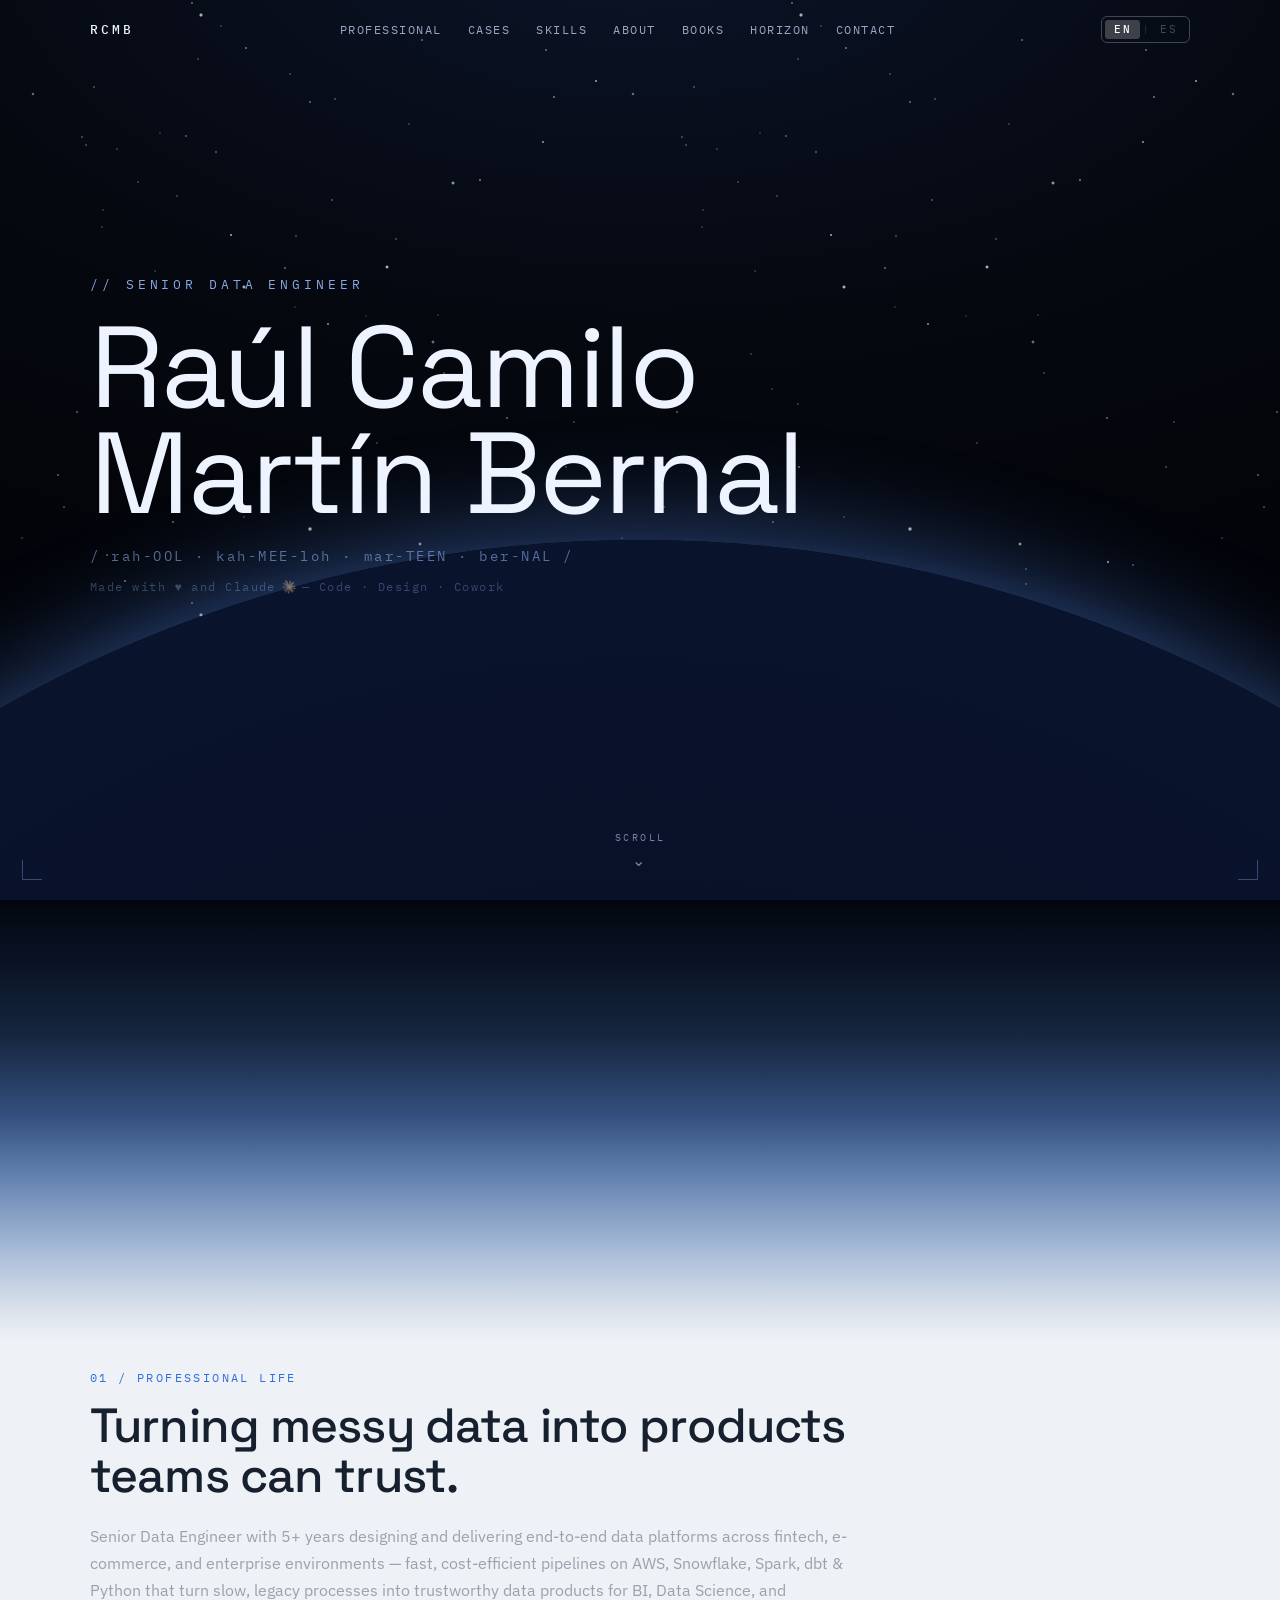
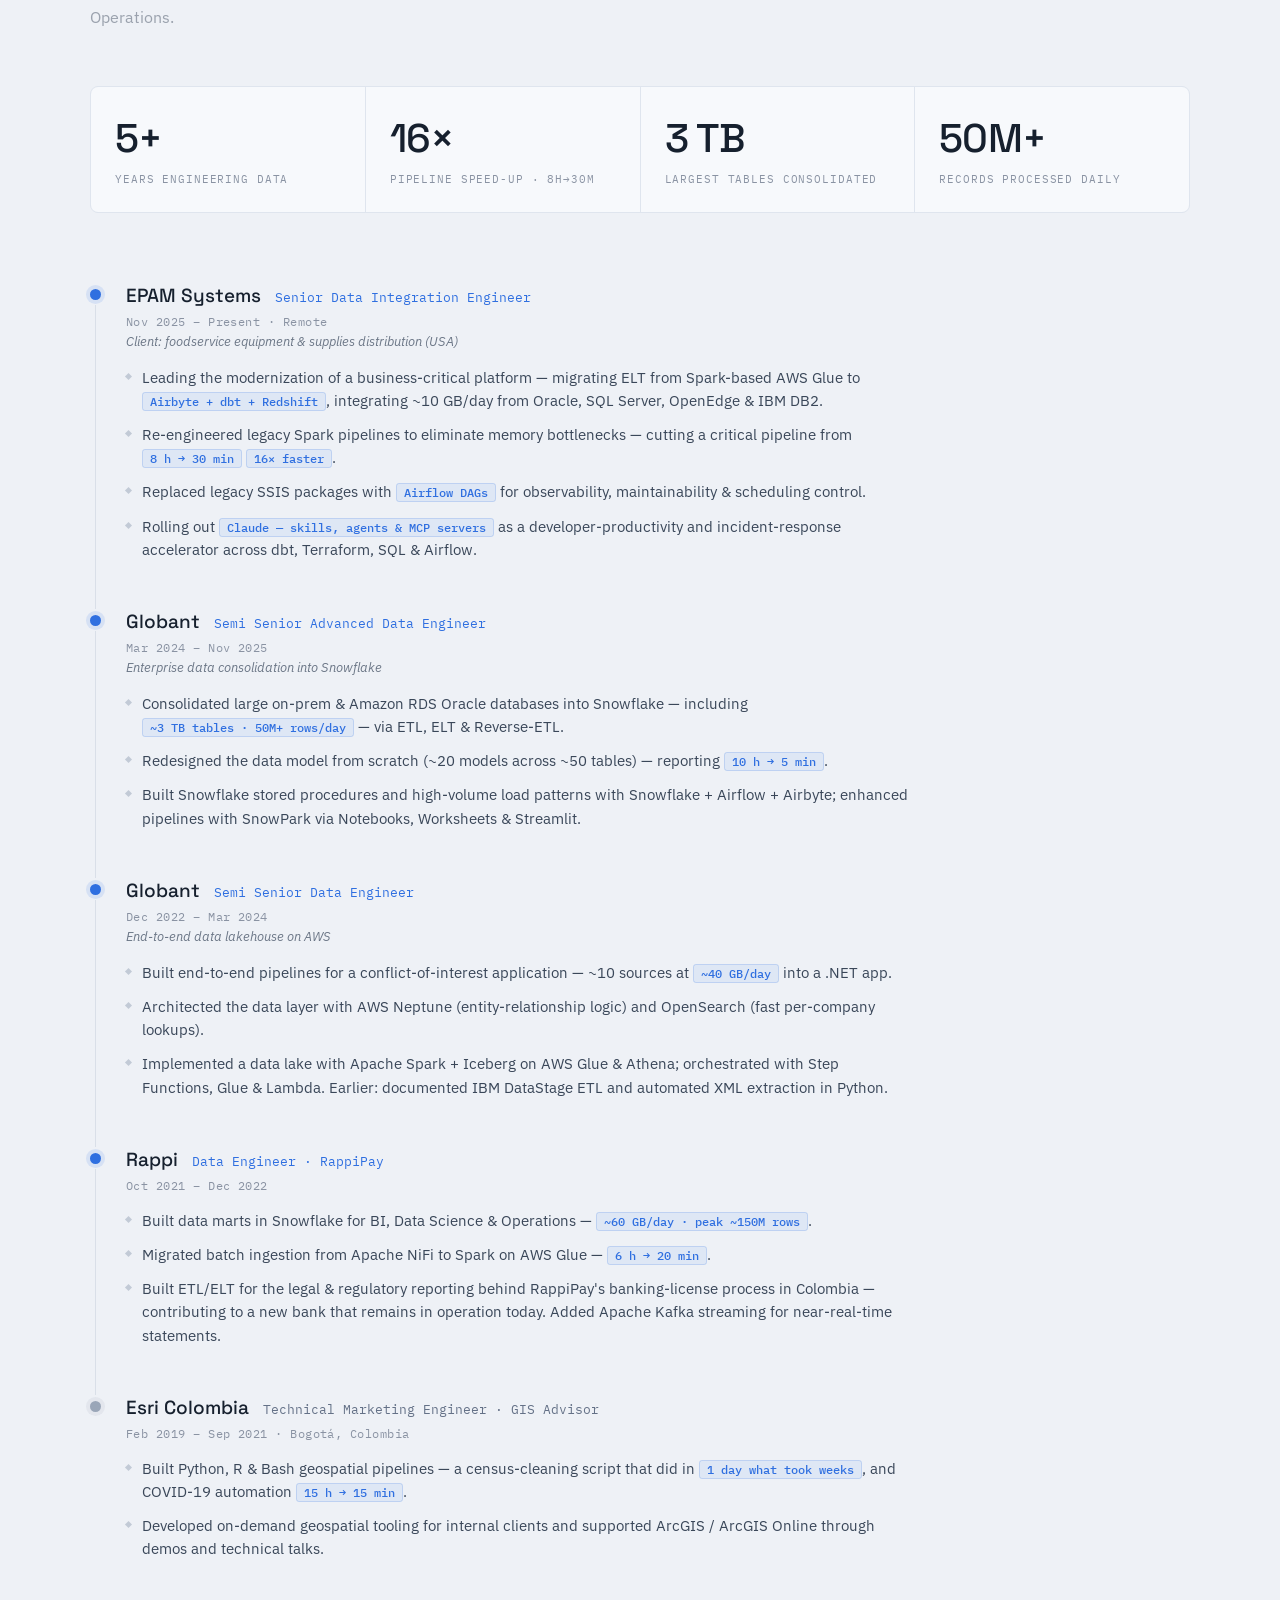
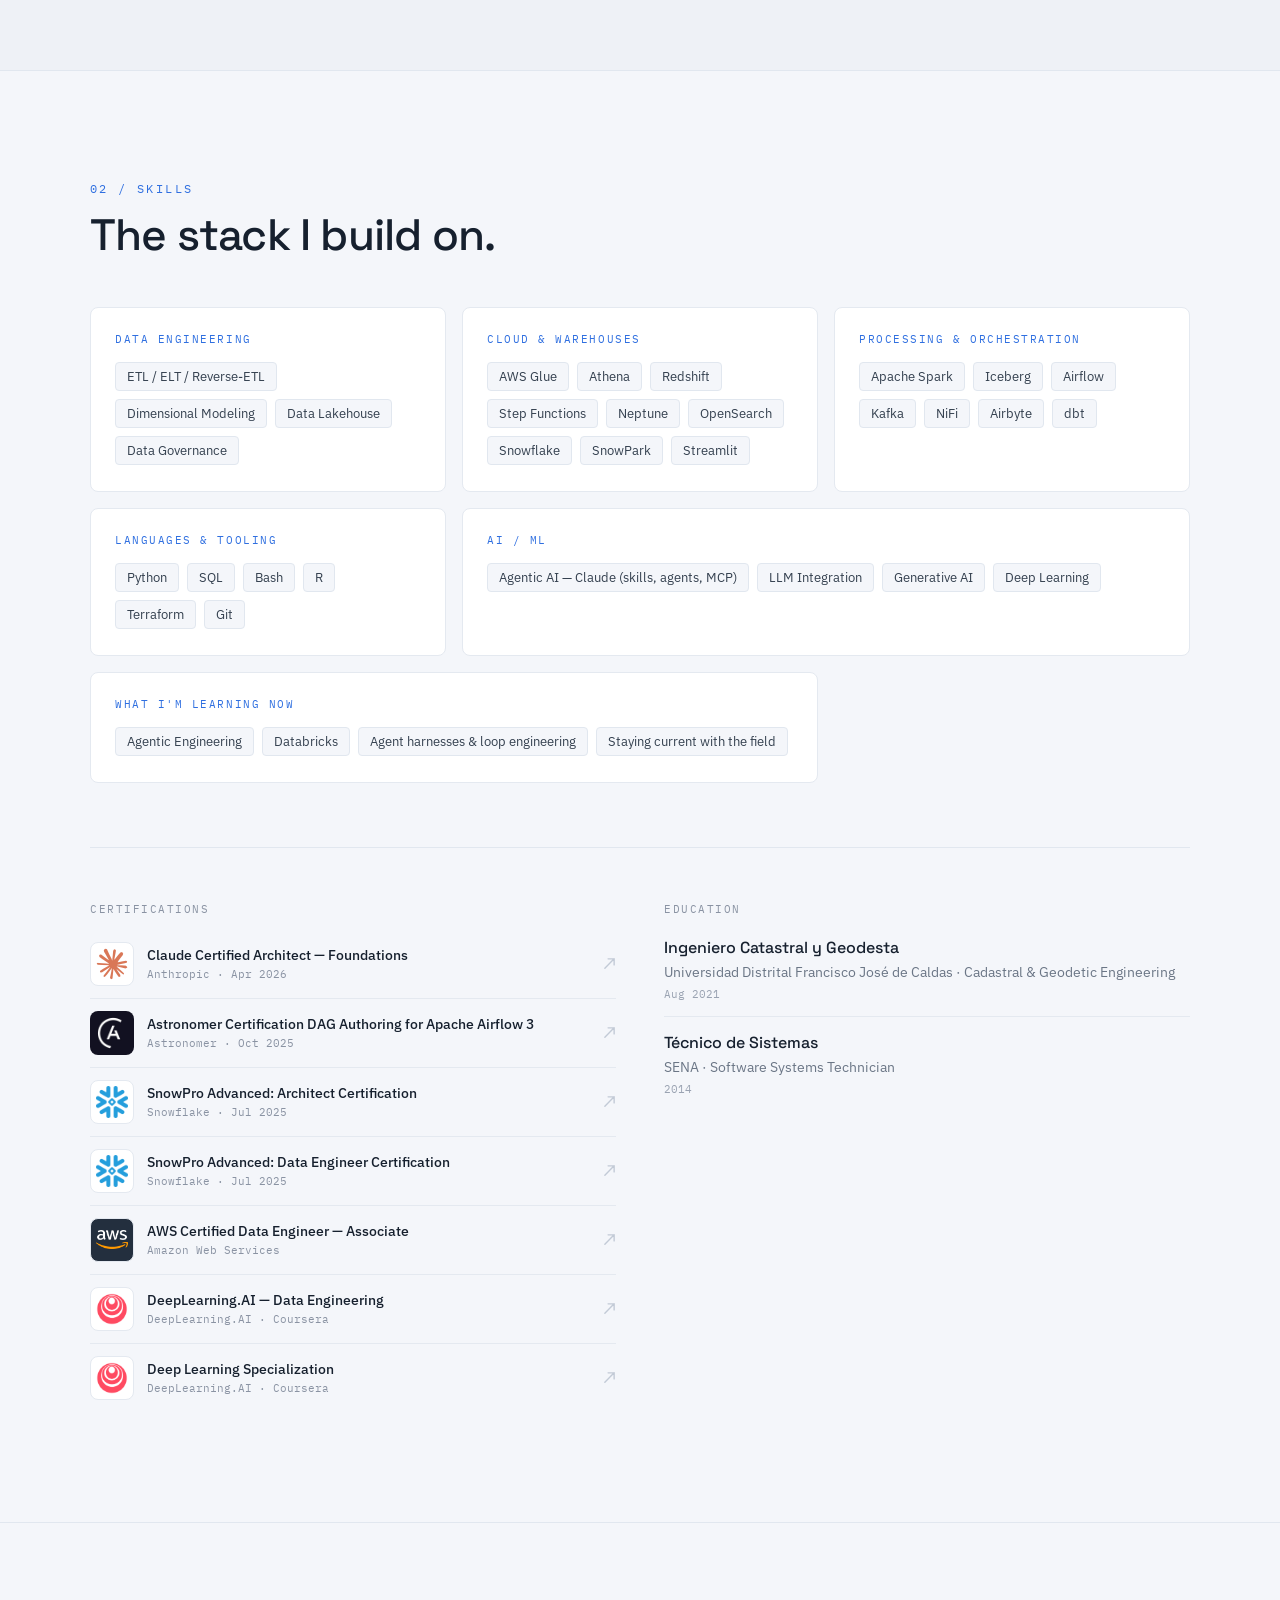
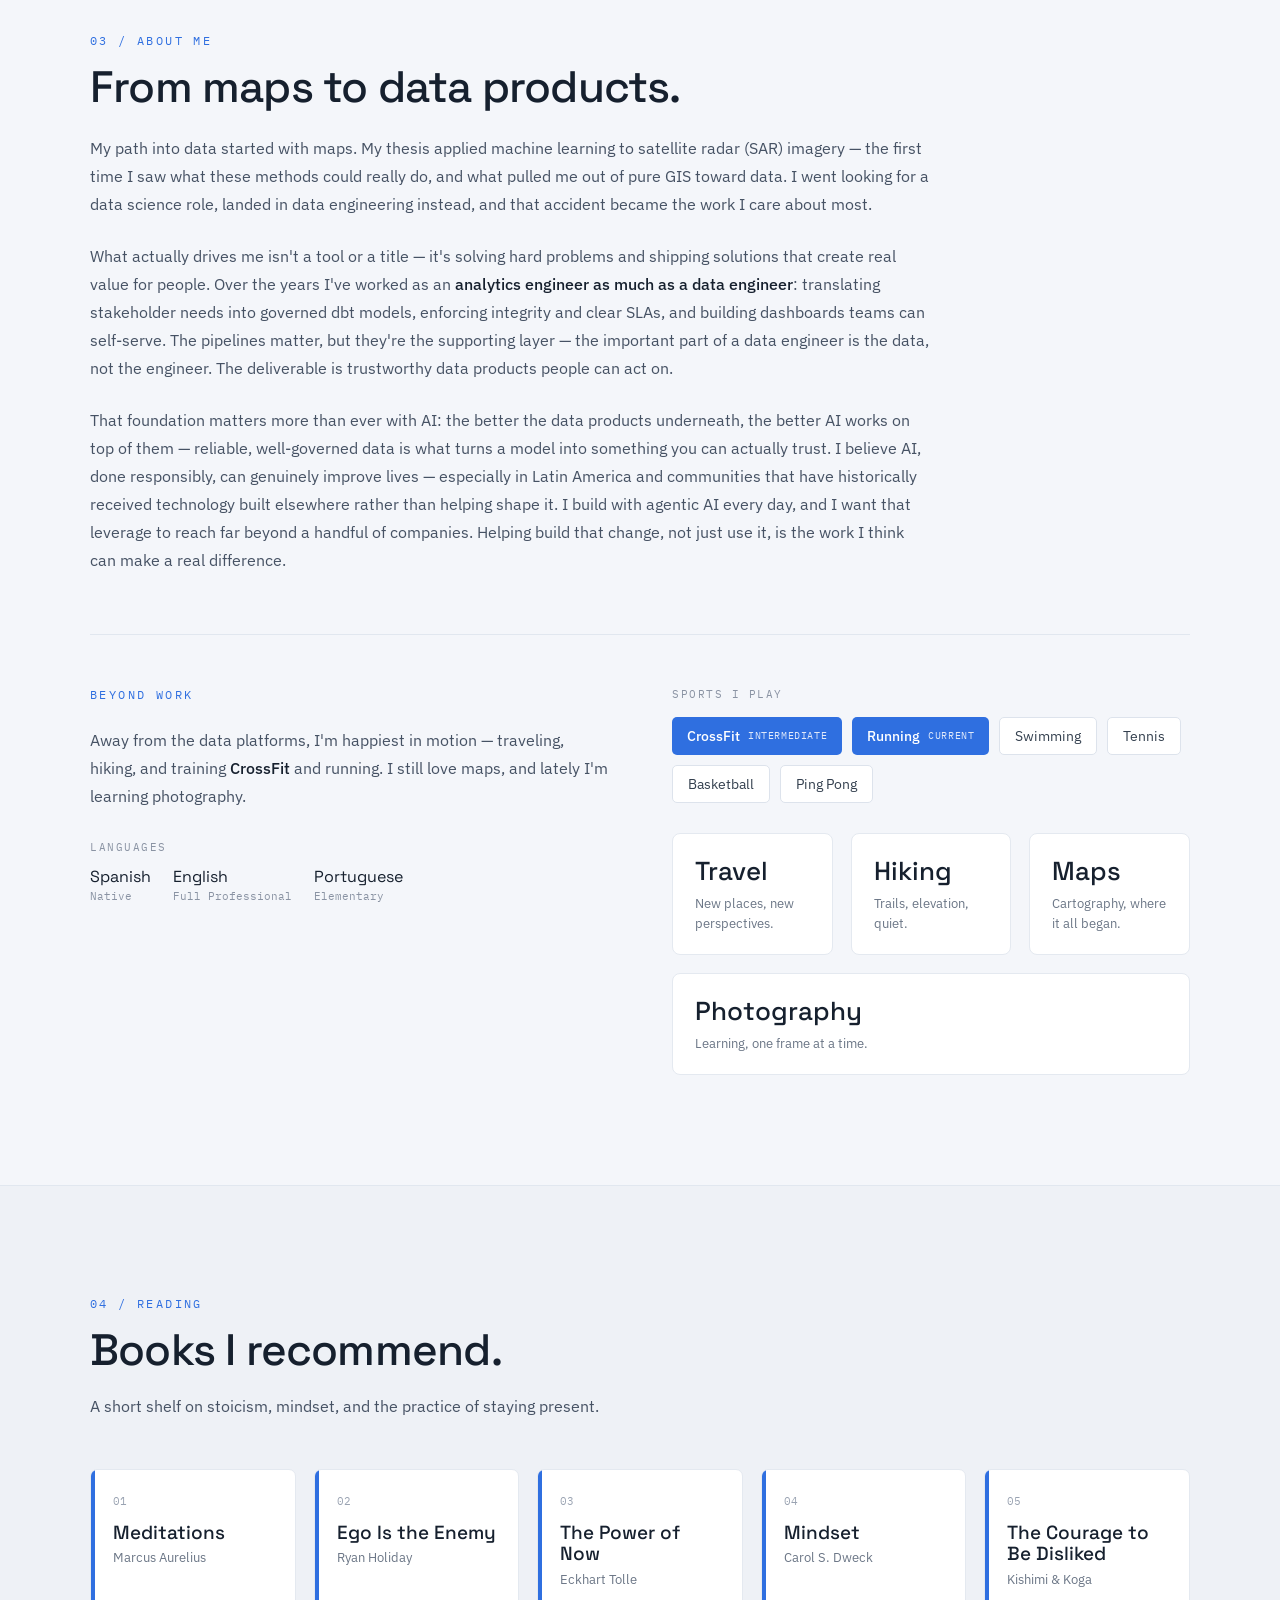
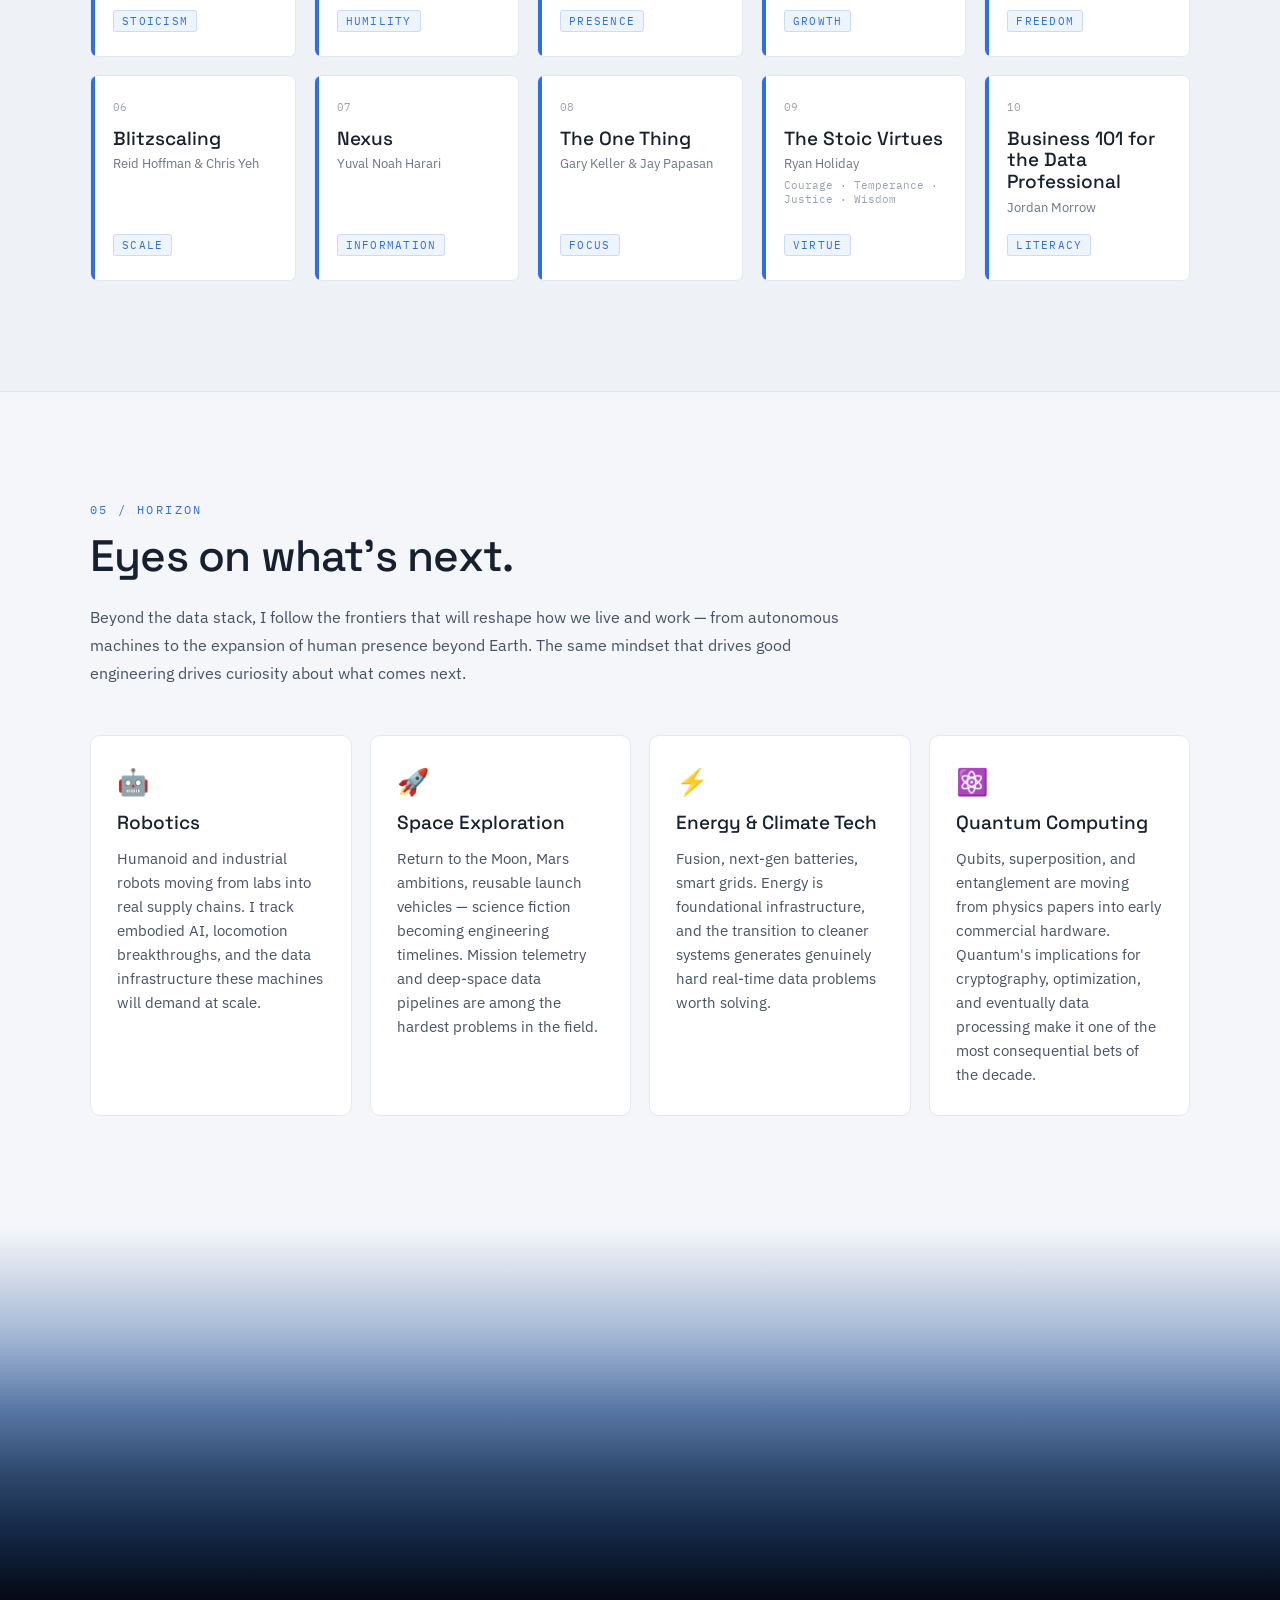
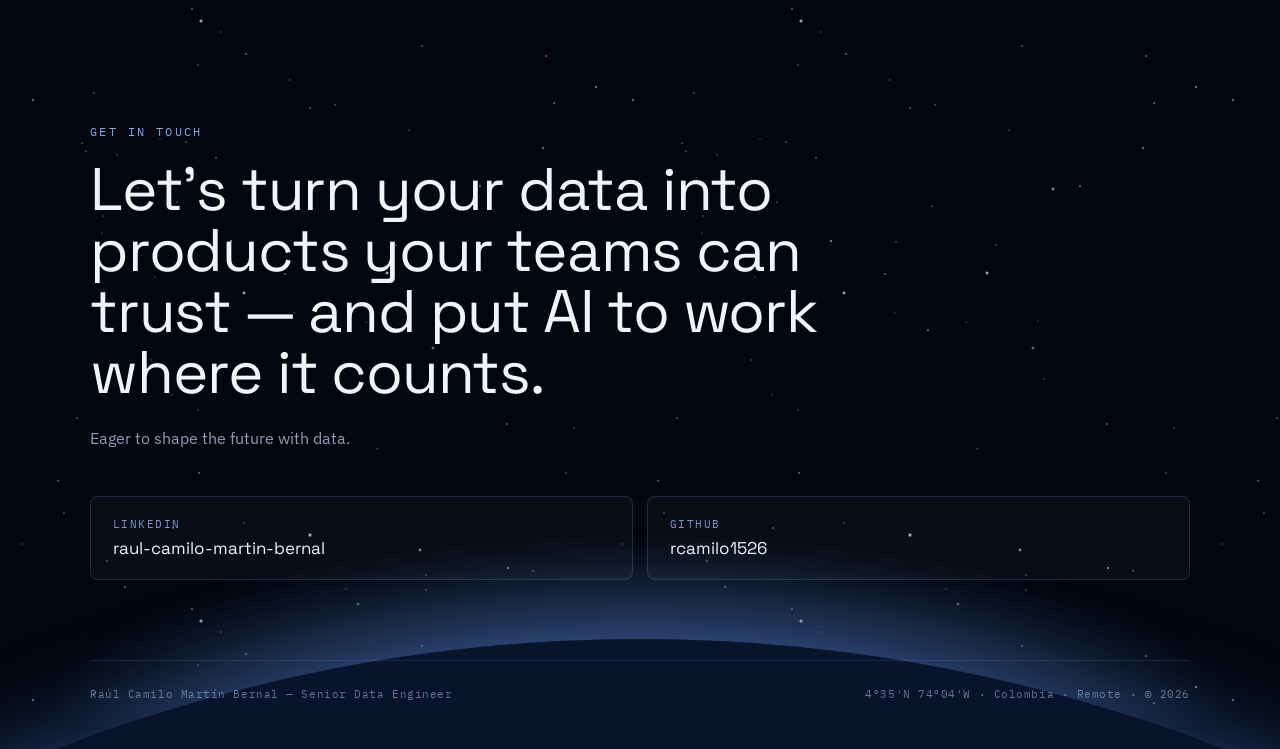
<file: index.html>
<!DOCTYPE html>
<html lang="en">
<head>
<meta charset="utf-8">
<meta name="viewport" content="width=device-width, initial-scale=1">
<title>Camilo Martin — Data</title>
<meta name="description" content="Raúl Camilo Martín Bernal (Camilo Martin) — Senior Data Engineer building data platforms on AWS, Snowflake, Spark, dbt & Python. SnowPro Advanced & AWS certified. Colombia · Remote.">
<meta name="author" content="Raúl Camilo Martín Bernal">
<meta name="theme-color" content="#03060f">
<link rel="canonical" href="https://www.camilomartin.com/">

<!-- Open Graph -->
<meta property="og:type" content="website">
<meta property="og:url" content="https://www.camilomartin.com/">
<meta property="og:title" content="Raúl Camilo Martín Bernal — Senior Data Engineer">
<meta property="og:description" content="Senior Data Engineer building data platforms on AWS, Snowflake, Spark, dbt & Python. SnowPro Advanced & AWS certified. Colombia · Remote.">
<meta property="og:image" content="https://www.camilomartin.com/images/icon_full_size.png">
<meta property="og:site_name" content="camilomartin.com">
<meta property="og:locale" content="en_US">
<meta property="og:locale:alternate" content="es_CO">

<!-- Twitter -->
<meta name="twitter:card" content="summary">
<meta name="twitter:title" content="Raúl Camilo Martín Bernal — Senior Data Engineer">
<meta name="twitter:description" content="Senior Data Engineer building data platforms on AWS, Snowflake, Spark, dbt & Python. SnowPro Advanced & AWS certified.">
<meta name="twitter:image" content="https://www.camilomartin.com/images/icon_full_size.png">

<link rel="preconnect" href="https://fonts.googleapis.com">
<link rel="preconnect" href="https://fonts.gstatic.com" crossorigin>
<link href="https://fonts.googleapis.com/css2?family=Space+Grotesk:wght@300;400;500;600&family=IBM+Plex+Mono:wght@400;500&family=IBM+Plex+Sans:wght@300;400;500&display=swap" rel="stylesheet">
<link rel="icon" type="image/png" href="images/icon.png">
<link rel="stylesheet" href="css/styles.css">
<script type="application/ld+json">
{
  "@context": "https://schema.org",
  "@type": "Person",
  "name": "Raúl Camilo Martín Bernal",
  "alternateName": "Camilo Martin",
  "jobTitle": "Senior Data Engineer",
  "url": "https://www.camilomartin.com/",
  "image": "https://www.camilomartin.com/images/icon_full_size.png",
  "sameAs": [
    "https://www.linkedin.com/in/raul-camilo-martin-bernal",
    "https://github.com/rcamilo1526"
  ],
  "worksFor": { "@type": "Organization", "name": "EPAM Systems" },
  "alumniOf": { "@type": "CollegeOrUniversity", "name": "Universidad Distrital Francisco José de Caldas" },
  "address": { "@type": "PostalAddress", "addressCountry": "CO" },
  "knowsLanguage": ["es", "en", "pt"],
  "knowsAbout": ["Data Engineering", "AWS", "Snowflake", "Apache Spark", "dbt", "Apache Airflow", "Python", "SQL", "Data Modeling", "Agentic AI"]
}
</script>
</head>
<body>

<header id="nav">
  <div class="nav-inner">
    <a href="#hero" data-nav="1" data-brand="1" class="nav-brand">RCMB</a>
    <button class="hamburger" id="hamburger" aria-label="Menu" aria-expanded="false">
      <span id="hb1"></span><span id="hb2"></span><span id="hb3"></span>
    </button>
    <nav class="nav-links" id="navLinks">
      <a href="#professional" data-nav="1" data-i18n="nav.professional" class="nav-link">Professional</a>
      <a href="cases.html" data-nav="1" data-i18n="nav.cases" class="nav-link">Cases</a>
      <a href="#skills" data-nav="1" data-i18n="nav.skills" class="nav-link">Skills</a>
      <a href="#about" data-nav="1" data-i18n="nav.about" class="nav-link">About</a>
      <a href="#books" data-nav="1" data-i18n="nav.books" class="nav-link">Books</a>
      <a href="#horizon" data-nav="1" data-i18n="nav.horizon" class="nav-link">Horizon</a>
      <a href="#contact" data-nav="1" data-i18n="nav.contact" class="nav-link">Contact</a>
    </nav>
    <div id="langToggle" role="group" aria-label="Language">
      <button id="lt-en" class="lt-active">EN</button>
      <span class="lt-sep">|</span>
      <button id="lt-es" class="lt-inactive">ES</button>
    </div>
  </div>
</header>

<!-- ================= HERO ================= -->
<section id="hero">
  <div id="heroStars" aria-hidden="true"></div>
  <div class="hero-atmosphere" aria-hidden="true"></div>
  <div id="heroEarth" aria-hidden="true"></div>
  <div class="hero-content">
    <div class="hero-spacer"></div>
    <div class="hero-main">
      <div data-i18n="hero.label" class="hero-label">// senior data engineer</div>
      <h1 class="hero-h1">Raúl Camilo<br>Martín Bernal</h1>
      <div class="hero-pronunciation">/ rah-OOL · kah-MEE-loh · mar-TEEN · ber-NAL /</div>
      <div class="hero-made-with">Made with ♥ and Claude<img src="images/anthropic.png" alt="Claude" width="14" height="14"> — Code · Design · Cowork</div>
    </div>
    <div class="hero-scroll">
      <div class="hero-scroll-text">SCROLL<div class="hero-scroll-arrow">⌄</div></div>
    </div>
  </div>
  <div class="hero-corner-bl" aria-hidden="true"></div>
  <div class="hero-corner-br" aria-hidden="true"></div>
</section>

<!-- rise into daylight -->
<div aria-hidden="true" class="day-rise"></div>

<main>

  <!-- ============ PROFESSIONAL ============ -->
  <section id="professional">
    <div data-reveal>
      <div data-i18n="pro.label" class="section-label">01 / Professional life</div>
      <h2 data-i18n="pro.h2" class="pro-h2">Turning messy data into products teams can trust.</h2>
      <p data-i18n="pro.desc" class="pro-desc">Senior Data Engineer with 5+ years designing and delivering end-to-end data platforms across fintech, e-commerce, and enterprise environments — fast, cost-efficient pipelines on AWS, Snowflake, Spark, dbt &amp; Python that turn slow, legacy processes into trustworthy data products for BI, Data Science, and Operations.</p>
    </div>

    <!-- stats -->
    <div data-reveal data-delay="0.08" class="stats-grid">
      <div class="stat-cell">
        <div class="stat-value">5+</div>
        <div data-i18n="stat.years" class="stat-label">Years engineering data</div>
      </div>
      <div class="stat-cell">
        <div class="stat-value">16×</div>
        <div data-i18n="stat.speed" class="stat-label">Pipeline speed-up · 8h→30m</div>
      </div>
      <div class="stat-cell">
        <div class="stat-value">3 TB</div>
        <div data-i18n="stat.tables" class="stat-label">Largest tables consolidated</div>
      </div>
      <div class="stat-cell">
        <div class="stat-value">50M+</div>
        <div data-i18n="stat.records" class="stat-label">Records processed daily</div>
      </div>
    </div>

    <!-- timeline -->
    <div class="timeline-wrap">

      <div data-reveal class="timeline-item">
        <div class="timeline-dot"></div>
        <div class="timeline-line"></div>
        <div class="timeline-header">
          <span class="timeline-company">EPAM Systems</span>
          <span class="timeline-role">Senior Data Integration Engineer</span>
        </div>
        <div data-i18n="epam.date" class="timeline-date">Nov 2025 – Present · Remote</div>
        <div data-i18n="epam.client" class="timeline-client">Client: foodservice equipment &amp; supplies distribution (USA)</div>
        <div class="timeline-bullets">
          <div class="timeline-bullet"><span class="timeline-diamond"></span><p data-i18n-html="epam.b1" class="timeline-p">Leading the modernization of a business-critical platform — migrating ELT from Spark-based AWS Glue to <span style="font-family:'IBM Plex Mono',monospace;font-size:12px;font-weight:500;color:#2f6fe0;background:rgba(47,111,224,.08);border:1px solid rgba(47,111,224,.18);border-radius:3px;padding:1px 7px;white-space:nowrap">Airbyte + dbt + Redshift</span>, integrating ~10 GB/day from Oracle, SQL Server, OpenEdge &amp; IBM DB2.</p></div>
          <div class="timeline-bullet"><span class="timeline-diamond"></span><p data-i18n-html="epam.b2" class="timeline-p">Re-engineered legacy Spark pipelines to eliminate memory bottlenecks — cutting a critical pipeline from <span style="font-family:'IBM Plex Mono',monospace;font-size:12px;font-weight:500;color:#2f6fe0;background:rgba(47,111,224,.08);border:1px solid rgba(47,111,224,.18);border-radius:3px;padding:1px 7px;white-space:nowrap">8 h → 30 min</span> <span style="font-family:'IBM Plex Mono',monospace;font-size:12px;font-weight:500;color:#2f6fe0;background:rgba(47,111,224,.08);border:1px solid rgba(47,111,224,.18);border-radius:3px;padding:1px 7px;white-space:nowrap">16× faster</span>.</p></div>
          <div class="timeline-bullet"><span class="timeline-diamond"></span><p data-i18n-html="epam.b3" class="timeline-p">Replaced legacy SSIS packages with <span style="font-family:'IBM Plex Mono',monospace;font-size:12px;font-weight:500;color:#2f6fe0;background:rgba(47,111,224,.08);border:1px solid rgba(47,111,224,.18);border-radius:3px;padding:1px 7px;white-space:nowrap">Airflow DAGs</span> for observability, maintainability &amp; scheduling control.</p></div>
          <div class="timeline-bullet"><span class="timeline-diamond"></span><p data-i18n-html="epam.b4" class="timeline-p">Rolling out <span style="font-family:'IBM Plex Mono',monospace;font-size:12px;font-weight:500;color:#2f6fe0;background:rgba(47,111,224,.08);border:1px solid rgba(47,111,224,.18);border-radius:3px;padding:1px 7px;white-space:nowrap">Claude — skills, agents &amp; MCP servers</span> as a developer-productivity and incident-response accelerator across dbt, Terraform, SQL &amp; Airflow.</p></div>
        </div>
      </div>

      <div data-reveal class="timeline-item">
        <div class="timeline-dot"></div>
        <div class="timeline-line"></div>
        <div class="timeline-header">
          <span class="timeline-company">Globant</span>
          <span class="timeline-role">Semi Senior Advanced Data Engineer</span>
        </div>
        <div class="timeline-date">Mar 2024 – Nov 2025</div>
        <div data-i18n="glob1.client" class="timeline-client">Enterprise data consolidation into Snowflake</div>
        <div class="timeline-bullets">
          <div class="timeline-bullet"><span class="timeline-diamond"></span><p data-i18n-html="glob1.b1" class="timeline-p">Consolidated large on-prem &amp; Amazon RDS Oracle databases into Snowflake — including <span style="font-family:'IBM Plex Mono',monospace;font-size:12px;font-weight:500;color:#2f6fe0;background:rgba(47,111,224,.08);border:1px solid rgba(47,111,224,.18);border-radius:3px;padding:1px 7px;white-space:nowrap">~3 TB tables · 50M+ rows/day</span> — via ETL, ELT &amp; Reverse-ETL.</p></div>
          <div class="timeline-bullet"><span class="timeline-diamond"></span><p data-i18n-html="glob1.b2" class="timeline-p">Redesigned the data model from scratch (~20 models across ~50 tables) — reporting <span style="font-family:'IBM Plex Mono',monospace;font-size:12px;font-weight:500;color:#2f6fe0;background:rgba(47,111,224,.08);border:1px solid rgba(47,111,224,.18);border-radius:3px;padding:1px 7px;white-space:nowrap">10 h → 5 min</span>.</p></div>
          <div class="timeline-bullet"><span class="timeline-diamond"></span><p data-i18n="glob1.b3" class="timeline-p">Built Snowflake stored procedures and high-volume load patterns with Snowflake + Airflow + Airbyte; enhanced pipelines with SnowPark via Notebooks, Worksheets &amp; Streamlit.</p></div>
        </div>
      </div>

      <div data-reveal class="timeline-item">
        <div class="timeline-dot"></div>
        <div class="timeline-line"></div>
        <div class="timeline-header">
          <span class="timeline-company">Globant</span>
          <span class="timeline-role">Semi Senior Data Engineer</span>
        </div>
        <div class="timeline-date">Dec 2022 – Mar 2024</div>
        <div data-i18n="glob2.client" class="timeline-client">End-to-end data lakehouse on AWS</div>
        <div class="timeline-bullets">
          <div class="timeline-bullet"><span class="timeline-diamond"></span><p data-i18n-html="glob2.b1" class="timeline-p">Built end-to-end pipelines for a conflict-of-interest application — ~10 sources at <span style="font-family:'IBM Plex Mono',monospace;font-size:12px;font-weight:500;color:#2f6fe0;background:rgba(47,111,224,.08);border:1px solid rgba(47,111,224,.18);border-radius:3px;padding:1px 7px;white-space:nowrap">~40 GB/day</span> into a .NET app.</p></div>
          <div class="timeline-bullet"><span class="timeline-diamond"></span><p data-i18n="glob2.b2" class="timeline-p">Architected the data layer with AWS Neptune (entity-relationship logic) and OpenSearch (fast per-company lookups).</p></div>
          <div class="timeline-bullet"><span class="timeline-diamond"></span><p data-i18n="glob2.b3" class="timeline-p">Implemented a data lake with Apache Spark + Iceberg on AWS Glue &amp; Athena; orchestrated with Step Functions, Glue &amp; Lambda. Earlier: documented IBM DataStage ETL and automated XML extraction in Python.</p></div>
        </div>
      </div>

      <div data-reveal class="timeline-item">
        <div class="timeline-dot"></div>
        <div class="timeline-line"></div>
        <div class="timeline-header">
          <span class="timeline-company">Rappi</span>
          <span class="timeline-role">Data Engineer · RappiPay</span>
        </div>
        <div class="timeline-date-b16">Oct 2021 – Dec 2022</div>
        <div class="timeline-bullets">
          <div class="timeline-bullet"><span class="timeline-diamond"></span><p data-i18n-html="rappi.b1" class="timeline-p">Built data marts in Snowflake for BI, Data Science &amp; Operations — <span style="font-family:'IBM Plex Mono',monospace;font-size:12px;font-weight:500;color:#2f6fe0;background:rgba(47,111,224,.08);border:1px solid rgba(47,111,224,.18);border-radius:3px;padding:1px 7px;white-space:nowrap">~60 GB/day · peak ~150M rows</span>.</p></div>
          <div class="timeline-bullet"><span class="timeline-diamond"></span><p data-i18n-html="rappi.b2" class="timeline-p">Migrated batch ingestion from Apache NiFi to Spark on AWS Glue — <span style="font-family:'IBM Plex Mono',monospace;font-size:12px;font-weight:500;color:#2f6fe0;background:rgba(47,111,224,.08);border:1px solid rgba(47,111,224,.18);border-radius:3px;padding:1px 7px;white-space:nowrap">6 h → 20 min</span>.</p></div>
          <div class="timeline-bullet"><span class="timeline-diamond"></span><p data-i18n="rappi.b3" class="timeline-p">Built ETL/ELT for the legal &amp; regulatory reporting behind RappiPay's banking-license process in Colombia — contributing to a new bank that remains in operation today. Added Apache Kafka streaming for near-real-time statements.</p></div>
        </div>
      </div>

      <div data-reveal class="timeline-item-last">
        <div class="timeline-dot-muted"></div>
        <div class="timeline-header">
          <span class="timeline-company">Esri Colombia</span>
          <span class="timeline-role-muted">Technical Marketing Engineer · GIS Advisor</span>
        </div>
        <div class="timeline-date-b16">Feb 2019 – Sep 2021 · Bogotá, Colombia</div>
        <div class="timeline-bullets">
          <div class="timeline-bullet"><span class="timeline-diamond"></span><p data-i18n-html="esri.b1" class="timeline-p">Built Python, R &amp; Bash geospatial pipelines — a census-cleaning script that did in <span style="font-family:'IBM Plex Mono',monospace;font-size:12px;font-weight:500;color:#2f6fe0;background:rgba(47,111,224,.08);border:1px solid rgba(47,111,224,.18);border-radius:3px;padding:1px 7px;white-space:nowrap">1 day what took weeks</span>, and COVID-19 automation <span style="font-family:'IBM Plex Mono',monospace;font-size:12px;font-weight:500;color:#2f6fe0;background:rgba(47,111,224,.08);border:1px solid rgba(47,111,224,.18);border-radius:3px;padding:1px 7px;white-space:nowrap">15 h → 15 min</span>.</p></div>
          <div class="timeline-bullet"><span class="timeline-diamond"></span><p data-i18n="esri.b2" class="timeline-p">Developed on-demand geospatial tooling for internal clients and supported ArcGIS / ArcGIS Online through demos and technical talks.</p></div>
        </div>
      </div>

    </div>
  </section>

  <!-- ============ SKILLS ============ -->
  <section id="skills" class="section-alt">
    <div class="section-inner">
      <div data-reveal style="margin-bottom:48px">
        <div data-i18n="skills.label" class="section-label">02 / Skills</div>
        <h2 data-i18n="skills.h2" class="section-h2">The stack I build on.</h2>
      </div>
      <div data-reveal data-delay="0.06" class="skills-grid">
        <div class="skill-card">
          <div data-i18n="skill.de" class="skill-card-label">Data Engineering</div>
          <div class="skill-tags">
            <span class="skill-tag">ETL / ELT / Reverse-ETL</span>
            <span class="skill-tag">Dimensional Modeling</span>
            <span class="skill-tag">Data Lakehouse</span>
            <span class="skill-tag">Data Governance</span>
          </div>
        </div>
        <div class="skill-card">
          <div data-i18n="skill.cloud" class="skill-card-label">Cloud &amp; Warehouses</div>
          <div class="skill-tags">
            <span class="skill-tag">AWS Glue</span>
            <span class="skill-tag">Athena</span>
            <span class="skill-tag">Redshift</span>
            <span class="skill-tag">Step Functions</span>
            <span class="skill-tag">Neptune</span>
            <span class="skill-tag">OpenSearch</span>
            <span class="skill-tag">Snowflake</span>
            <span class="skill-tag">SnowPark</span>
            <span class="skill-tag">Streamlit</span>
          </div>
        </div>
        <div class="skill-card">
          <div data-i18n="skill.proc" class="skill-card-label">Processing &amp; Orchestration</div>
          <div class="skill-tags">
            <span class="skill-tag">Apache Spark</span>
            <span class="skill-tag">Iceberg</span>
            <span class="skill-tag">Airflow</span>
            <span class="skill-tag">Kafka</span>
            <span class="skill-tag">NiFi</span>
            <span class="skill-tag">Airbyte</span>
            <span class="skill-tag">dbt</span>
          </div>
        </div>
        <div class="skill-card">
          <div data-i18n="skill.langs" class="skill-card-label">Languages &amp; Tooling</div>
          <div class="skill-tags">
            <span class="skill-tag">Python</span>
            <span class="skill-tag">SQL</span>
            <span class="skill-tag">Bash</span>
            <span class="skill-tag">R</span>
            <span class="skill-tag">Terraform</span>
            <span class="skill-tag">Git</span>
          </div>
        </div>
        <div class="skill-card ai-card">
          <div data-i18n="skill.ai" class="skill-card-label">AI / ML</div>
          <div class="skill-tags">
            <span class="skill-tag">Agentic AI — Claude (skills, agents, MCP)</span>
            <span class="skill-tag">LLM Integration</span>
            <span class="skill-tag">Generative AI</span>
            <span class="skill-tag">Deep Learning</span>
          </div>
        </div>
        <div class="skill-card ai-card">
          <div data-i18n="learning.label" class="skill-card-label">What I'm Learning Now</div>
          <div class="skill-tags">
            <span data-i18n="learning.agentic" class="skill-tag">Agentic Engineering</span>
            <span class="skill-tag">Databricks</span>
            <span data-i18n="learning.harness" class="skill-tag">Agent harnesses &amp; loop engineering</span>
            <span data-i18n="learning.trends" class="skill-tag">Staying current with the field</span>
          </div>
        </div>
      </div>

      <!-- credentials -->
      <div data-reveal class="creds-grid">
        <div>
          <div data-i18n="creds.certs" class="creds-col-hdr">Certifications</div>
          <div class="cert-list">

            <!-- Claude / Anthropic -->
            <a href="https://www.credly.com/badges/7292ccb9-4bf4-4f59-9ed7-251fb04a05c5" target="_blank" rel="noopener" class="cert-row">
              <img src="images/anthropic.png" alt="Anthropic" width="44" height="44" loading="lazy" class="cert-icon">
              <div class="cert-meta">
                <div class="cert-name">Claude Certified Architect — Foundations</div>
                <div class="cert-issuer">Anthropic · Apr 2026</div>
              </div>
              <svg class="cert-arrow" width="13" height="13" viewBox="0 0 14 14" fill="none" xmlns="http://www.w3.org/2000/svg"><path d="M2 12L12 2M12 2H5.5M12 2V8.5" stroke="#c2cad6" stroke-width="1.5" stroke-linecap="round" stroke-linejoin="round"/></svg>
            </a>

            <!-- Astronomer -->
            <a href="https://www.credly.com/badges/3c2ef8ec-fe45-4e38-9d30-ba26e6f722ef" target="_blank" rel="noopener" class="cert-row">
              <img src="images/astronomer_logo.jpeg" alt="Astronomer" width="44" height="44" loading="lazy" class="cert-icon-cover">
              <div class="cert-meta">
                <div class="cert-name">Astronomer Certification DAG Authoring for Apache Airflow 3</div>
                <div class="cert-issuer">Astronomer · Oct 2025</div>
              </div>
              <svg class="cert-arrow" width="13" height="13" viewBox="0 0 14 14" fill="none" xmlns="http://www.w3.org/2000/svg"><path d="M2 12L12 2M12 2H5.5M12 2V8.5" stroke="#c2cad6" stroke-width="1.5" stroke-linecap="round" stroke-linejoin="round"/></svg>
            </a>

            <!-- SnowPro Architect -->
            <a href="https://achieve.snowflake.com/c1849df5-78ad-4b27-bdc5-08a939c80b91" target="_blank" rel="noopener" class="cert-row">
              <img src="images/snowflake-color.png" alt="Snowflake" width="44" height="44" loading="lazy" class="cert-icon">
              <div class="cert-meta">
                <div class="cert-name">SnowPro Advanced: Architect Certification</div>
                <div class="cert-issuer">Snowflake · Jul 2025</div>
              </div>
              <svg class="cert-arrow" width="13" height="13" viewBox="0 0 14 14" fill="none" xmlns="http://www.w3.org/2000/svg"><path d="M2 12L12 2M12 2H5.5M12 2V8.5" stroke="#c2cad6" stroke-width="1.5" stroke-linecap="round" stroke-linejoin="round"/></svg>
            </a>

            <!-- SnowPro Data Engineer -->
            <a href="https://achieve.snowflake.com/5dd1ae95-a699-4be3-b6db-cc95c82f1044" target="_blank" rel="noopener" class="cert-row">
              <img src="images/snowflake-color.png" alt="Snowflake" width="44" height="44" loading="lazy" class="cert-icon">
              <div class="cert-meta">
                <div class="cert-name">SnowPro Advanced: Data Engineer Certification</div>
                <div class="cert-issuer">Snowflake · Jul 2025</div>
              </div>
              <svg class="cert-arrow" width="13" height="13" viewBox="0 0 14 14" fill="none" xmlns="http://www.w3.org/2000/svg"><path d="M2 12L12 2M12 2H5.5M12 2V8.5" stroke="#c2cad6" stroke-width="1.5" stroke-linecap="round" stroke-linejoin="round"/></svg>
            </a>

            <!-- AWS -->
            <a href="https://www.credly.com/badges/6e5f6cdf-bb63-478d-8fa5-f5a29844361b" target="_blank" rel="noopener" class="cert-row">
              <img src="images/amazon-web-services-light.png" alt="AWS" width="44" height="44" loading="lazy" class="cert-icon-dark">
              <div class="cert-meta">
                <div class="cert-name">AWS Certified Data Engineer — Associate</div>
                <div class="cert-issuer">Amazon Web Services</div>
              </div>
              <svg class="cert-arrow" width="13" height="13" viewBox="0 0 14 14" fill="none" xmlns="http://www.w3.org/2000/svg"><path d="M2 12L12 2M12 2H5.5M12 2V8.5" stroke="#c2cad6" stroke-width="1.5" stroke-linecap="round" stroke-linejoin="round"/></svg>
            </a>

            <!-- DeepLearning.AI Data Engineering -->
            <a href="https://www.coursera.org/account/accomplishments/professional-cert/certificate/YXX7TP455MNX" target="_blank" rel="noopener" class="cert-row">
              <img src="images/deeplearningicon.png" alt="DeepLearning.AI" width="44" height="44" loading="lazy" class="cert-icon">
              <div class="cert-meta">
                <div class="cert-name">DeepLearning.AI — Data Engineering</div>
                <div class="cert-issuer">DeepLearning.AI · Coursera</div>
              </div>
              <svg class="cert-arrow" width="13" height="13" viewBox="0 0 14 14" fill="none" xmlns="http://www.w3.org/2000/svg"><path d="M2 12L12 2M12 2H5.5M12 2V8.5" stroke="#c2cad6" stroke-width="1.5" stroke-linecap="round" stroke-linejoin="round"/></svg>
            </a>

            <!-- Deep Learning Specialization -->
            <a href="https://www.coursera.org/account/accomplishments/specialization/T27BHCW876BJ" target="_blank" rel="noopener" class="cert-row-last">
              <img src="images/deeplearningicon.png" alt="DeepLearning.AI" width="44" height="44" loading="lazy" class="cert-icon">
              <div class="cert-meta">
                <div class="cert-name">Deep Learning Specialization</div>
                <div class="cert-issuer">DeepLearning.AI · Coursera</div>
              </div>
              <svg class="cert-arrow" width="13" height="13" viewBox="0 0 14 14" fill="none" xmlns="http://www.w3.org/2000/svg"><path d="M2 12L12 2M12 2H5.5M12 2V8.5" stroke="#c2cad6" stroke-width="1.5" stroke-linecap="round" stroke-linejoin="round"/></svg>
            </a>

          </div>
        </div>
        <div>
          <div data-i18n="creds.edu" class="edu-hdr">Education</div>
          <div class="edu-entry">
            <div class="edu-degree">Ingeniero Catastral y Geodesta</div>
            <div class="edu-institution">Universidad Distrital Francisco José de Caldas · <span data-i18n="edu.degree1">Cadastral &amp; Geodetic Engineering</span></div>
            <div class="edu-date">Aug 2021</div>
          </div>
          <div class="edu-entry-last">
            <div class="edu-degree">Técnico de Sistemas</div>
            <div class="edu-institution">SENA · <span data-i18n="edu.degree2">Software Systems Technician</span></div>
            <div class="edu-date">2014</div>
          </div>
        </div>
      </div>
    </div>
  </section>

  <!-- ============ ABOUT ============ -->
  <section id="about" class="section-alt">
    <div class="section-inner">
      <!-- Professional story -->
      <div data-reveal class="about-story">
        <div data-i18n="about.label" class="section-label">03 / About me</div>
        <h2 data-i18n="about.h2" class="section-h2">From maps to data products.</h2>
        <p data-i18n-html="about.desc" class="about-desc-p">My path into data started with maps. My thesis applied machine learning to satellite radar (SAR) imagery — the first time I saw what these methods could really do, and what pulled me out of pure GIS toward data. I went looking for a data science role, landed in data engineering instead, and that accident became the work I care about most.</p>
        <p data-i18n-html="about.desc2" class="about-desc-p">What actually drives me isn't a tool or a title — it's solving hard problems and shipping solutions that create real value for people. Over the years I've worked as an <strong style="color:#16202e;font-weight:500">analytics engineer as much as a data engineer</strong>: translating stakeholder needs into governed dbt models, enforcing integrity and clear SLAs, and building dashboards teams can self-serve. The pipelines matter, but they're the supporting layer — the important part of a data engineer is the data, not the engineer. The deliverable is trustworthy data products people can act on.</p>
        <p data-i18n-html="about.desc3" class="about-desc-p">That foundation matters more than ever with AI: the better the data products underneath, the better AI works on top of them — reliable, well-governed data is what turns a model into something you can actually trust. I believe AI, done responsibly, can genuinely improve lives — especially in Latin America and communities that have historically received technology built elsewhere rather than helping shape it. I build with agentic AI every day, and I want that leverage to reach far beyond a handful of companies. Helping build that change, not just use it, is the work I think can make a real difference.</p>
      </div>

      <!-- Beyond work -->
      <div data-reveal class="about-grid about-beyond">
        <div>
          <div data-i18n="about.beyond" class="section-label">Beyond work</div>
          <p data-i18n-html="about.desc4" class="about-desc-p">Away from the data platforms, I'm happiest in motion — traveling, hiking, and training <strong style="color:#16202e;font-weight:500">CrossFit</strong> and running. I still love maps, and lately I'm learning photography.</p>
          <div data-i18n="about.lang" class="about-lang-hdr">Languages</div>
          <div class="about-lang-list">
            <div><div class="about-lang-name">Spanish</div><div data-i18n="about.lang.native" class="about-lang-level">Native</div></div>
            <div><div class="about-lang-name">English</div><div data-i18n="about.lang.fullpro" class="about-lang-level">Full Professional</div></div>
            <div><div class="about-lang-name">Portuguese</div><div data-i18n="about.lang.elem" class="about-lang-level">Elementary</div></div>
          </div>
        </div>
        <div>
          <div data-i18n="about.sports" class="about-sports-hdr">Sports I play</div>
          <div class="about-sports-list">
            <span class="sport-active">CrossFit <span data-i18n="about.intermediate" class="sport-active-sub">INTERMEDIATE</span></span>
            <span class="sport-active">Running <span data-i18n="about.current" class="sport-active-sub">CURRENT</span></span>
            <span data-i18n="sport.swim" class="sport-inactive">Swimming</span>
            <span data-i18n="sport.tennis" class="sport-inactive">Tennis</span>
            <span data-i18n="sport.basketball" class="sport-inactive">Basketball</span>
            <span data-i18n="sport.pingpong" class="sport-inactive">Ping Pong</span>
          </div>
          <div class="about-hobbies">
            <div class="about-hobby-card">
              <div data-i18n="about.travel" class="about-hobby-title">Travel</div>
              <div data-i18n="about.travel.desc" class="about-hobby-desc">New places, new perspectives.</div>
            </div>
            <div class="about-hobby-card">
              <div data-i18n="about.hiking" class="about-hobby-title">Hiking</div>
              <div data-i18n="about.hiking.desc" class="about-hobby-desc">Trails, elevation, quiet.</div>
            </div>
            <div class="about-hobby-card">
              <div data-i18n="about.maps" class="about-hobby-title">Maps</div>
              <div data-i18n="about.maps.desc" class="about-hobby-desc">Cartography, where it all began.</div>
            </div>
            <div class="about-hobby-card">
              <div data-i18n="about.photo" class="about-hobby-title">Photography</div>
              <div data-i18n="about.photo.desc" class="about-hobby-desc">Learning, one frame at a time.</div>
            </div>
          </div>
        </div>
      </div>
    </div>
  </section>

  <!-- ============ BOOKS ============ -->
  <section id="books" class="section-plain">
    <div class="section-inner">
      <div data-reveal style="margin-bottom:48px">
        <div data-i18n="books.label" class="section-label">04 / Reading</div>
        <h2 data-i18n="books.h2" class="section-h2">Books I recommend.</h2>
        <p data-i18n="books.desc" class="section-desc">A short shelf on stoicism, mindset, and the practice of staying present.</p>
      </div>
      <div data-reveal data-delay="0.06" class="books-grid">
        <div class="book-card">
          <div class="book-stripe"></div>
          <span class="book-num">01</span>
          <h3 class="book-title">Meditations</h3>
          <div class="book-author">Marcus Aurelius</div>
          <span data-i18n="book.tag.stoicism" class="book-tag">Stoicism</span>
        </div>
        <div class="book-card">
          <div class="book-stripe"></div>
          <span class="book-num">02</span>
          <h3 class="book-title">Ego Is the Enemy</h3>
          <div class="book-author">Ryan Holiday</div>
          <span data-i18n="book.tag.humility" class="book-tag">Humility</span>
        </div>
        <div class="book-card">
          <div class="book-stripe"></div>
          <span class="book-num">03</span>
          <h3 class="book-title">The Power of Now</h3>
          <div class="book-author">Eckhart Tolle</div>
          <span data-i18n="book.tag.presence" class="book-tag">Presence</span>
        </div>
        <div class="book-card">
          <div class="book-stripe"></div>
          <span class="book-num">04</span>
          <h3 class="book-title">Mindset</h3>
          <div class="book-author">Carol S. Dweck</div>
          <span data-i18n="book.tag.growth" class="book-tag">Growth</span>
        </div>
        <div class="book-card">
          <div class="book-stripe"></div>
          <span class="book-num">05</span>
          <h3 class="book-title">The Courage to Be Disliked</h3>
          <div class="book-author">Kishimi &amp; Koga</div>
          <span data-i18n="book.tag.freedom" class="book-tag">Freedom</span>
        </div>
        <div class="book-card">
          <div class="book-stripe"></div>
          <span class="book-num">06</span>
          <h3 class="book-title">Blitzscaling</h3>
          <div class="book-author">Reid Hoffman &amp; Chris Yeh</div>
          <span data-i18n="book.tag.scale" class="book-tag">Scale</span>
        </div>
        <div class="book-card">
          <div class="book-stripe"></div>
          <span class="book-num">07</span>
          <h3 class="book-title">Nexus</h3>
          <div class="book-author">Yuval Noah Harari</div>
          <span data-i18n="book.tag.info" class="book-tag">Information</span>
        </div>
        <div class="book-card">
          <div class="book-stripe"></div>
          <span class="book-num">08</span>
          <h3 class="book-title">The One Thing</h3>
          <div class="book-author">Gary Keller &amp; Jay Papasan</div>
          <span data-i18n="book.tag.focus" class="book-tag">Focus</span>
        </div>
        <div class="book-card">
          <div class="book-stripe"></div>
          <span class="book-num">09</span>
          <h3 class="book-title">The Stoic Virtues</h3>
          <div class="book-author-mb">Ryan Holiday</div>
          <div data-i18n="book.stoic.sub" class="book-sub">Courage · Temperance · Justice · Wisdom</div>
          <span data-i18n="book.tag.virtue" class="book-tag">Virtue</span>
        </div>
        <div class="book-card">
          <div class="book-stripe"></div>
          <span class="book-num">10</span>
          <h3 class="book-title">Business 101 for the Data Professional</h3>
          <div class="book-author">Jordan Morrow</div>
          <span data-i18n="book.tag.literacy" class="book-tag">Literacy</span>
        </div>
      </div>
    </div>
  </section>

  <!-- ============ HORIZON ============ -->
  <section id="horizon" class="section-alt">
    <div class="section-inner">
      <div data-reveal>
        <div data-i18n="horizon.label" class="section-label">05 / Horizon</div>
        <h2 data-i18n="horizon.h2" class="section-h2">Eyes on what's next.</h2>
        <p data-i18n="horizon.desc" class="hz-intro-desc">Beyond the data stack, I follow the frontiers that will reshape how we live and work — from autonomous machines to the expansion of human presence beyond Earth. The same mindset that drives good engineering drives curiosity about what comes next.</p>
        <div class="hz-grid">
          <div class="hz-card">
            <div class="hz-icon">🤖</div>
            <div data-i18n="hz.rob.title" class="hz-title">Robotics</div>
            <p data-i18n="hz.rob.desc" class="hz-desc">Humanoid and industrial robots moving from labs into real supply chains. I track embodied AI, locomotion breakthroughs, and the data infrastructure these machines will demand at scale.</p>
          </div>
          <div class="hz-card">
            <div class="hz-icon">🚀</div>
            <div data-i18n="hz.space.title" class="hz-title">Space Exploration</div>
            <p data-i18n="hz.space.desc" class="hz-desc">Return to the Moon, Mars ambitions, reusable launch vehicles — science fiction becoming engineering timelines. Mission telemetry and deep-space data pipelines are among the hardest problems in the field.</p>
          </div>
          <div class="hz-card">
            <div class="hz-icon">⚡</div>
            <div data-i18n="hz.energy.title" class="hz-title">Energy &amp; Climate Tech</div>
            <p data-i18n="hz.energy.desc" class="hz-desc">Fusion, next-gen batteries, smart grids. Energy is foundational infrastructure, and the transition to cleaner systems generates genuinely hard real-time data problems worth solving.</p>
          </div>
          <div class="hz-card">
            <div class="hz-icon">⚛️</div>
            <div data-i18n="hz.quantum.title" class="hz-title">Quantum Computing</div>
            <p data-i18n="hz.quantum.desc" class="hz-desc">Qubits, superposition, and entanglement are moving from physics papers into early commercial hardware. Quantum's implications for cryptography, optimization, and eventually data processing make it one of the most consequential bets of the decade.</p>
          </div>
        </div>
      </div>
    </div>
  </section>
</main>

<!-- dusk back into space -->
<div aria-hidden="true" class="night-fall"></div>

<!-- ============ CONTACT / FOOTER ============ -->
<footer id="contact">
  <div id="footStars" aria-hidden="true"></div>
  <div class="footer-glow" aria-hidden="true"></div>
  <div class="footer-earth" aria-hidden="true"></div>
  <div data-reveal class="contact-inner">
    <div data-i18n="contact.label" class="contact-label">Get in touch</div>
    <h2 data-i18n="contact.h2" class="contact-h2">Let's turn your data into products your teams can trust — and put AI to work where it counts.</h2>
    <p data-i18n="contact.sub" class="contact-sub">Eager to shape the future with data.</p>
    <div class="contact-links">
      <a href="https://www.linkedin.com/in/raul-camilo-martin-bernal" target="_blank" rel="noopener" class="contact-link">
        <span class="contact-link-label">LinkedIn</span>
        <span class="contact-link-value">raul-camilo-martin-bernal</span>
      </a>
      <a href="https://github.com/rcamilo1526" target="_blank" rel="noopener" class="contact-link">
        <span class="contact-link-label">GitHub</span>
        <span class="contact-link-value">rcamilo1526</span>
      </a>
    </div>
    <div class="footer-bottom">
      <span>Raúl Camilo Martín Bernal — <span data-i18n="footer.title">Senior Data Engineer</span></span>
      <span>4°35′N 74°04′W · Colombia · Remote · © 2026</span>
    </div>
    <div class="footer-spacer"></div>
  </div>
</footer>

<script src="js/main.js"></script>
</body>
</html>
</file>
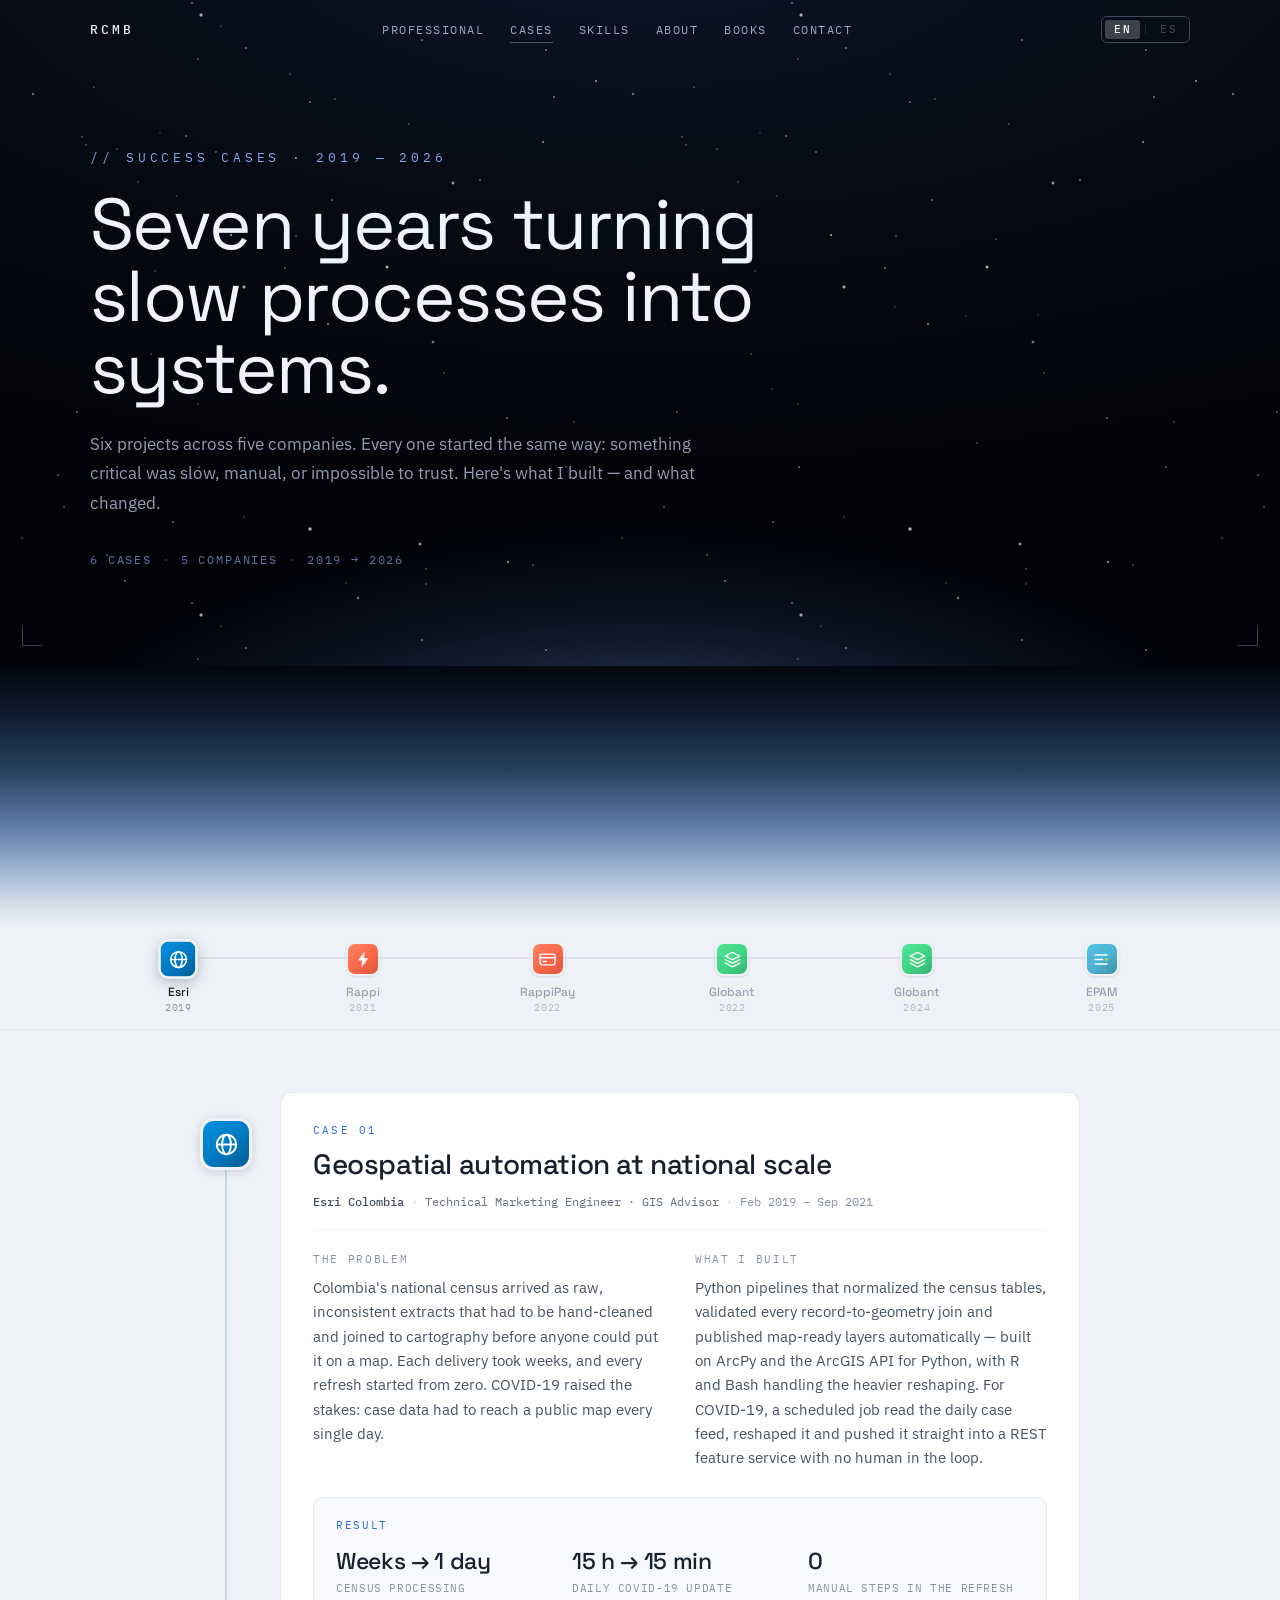
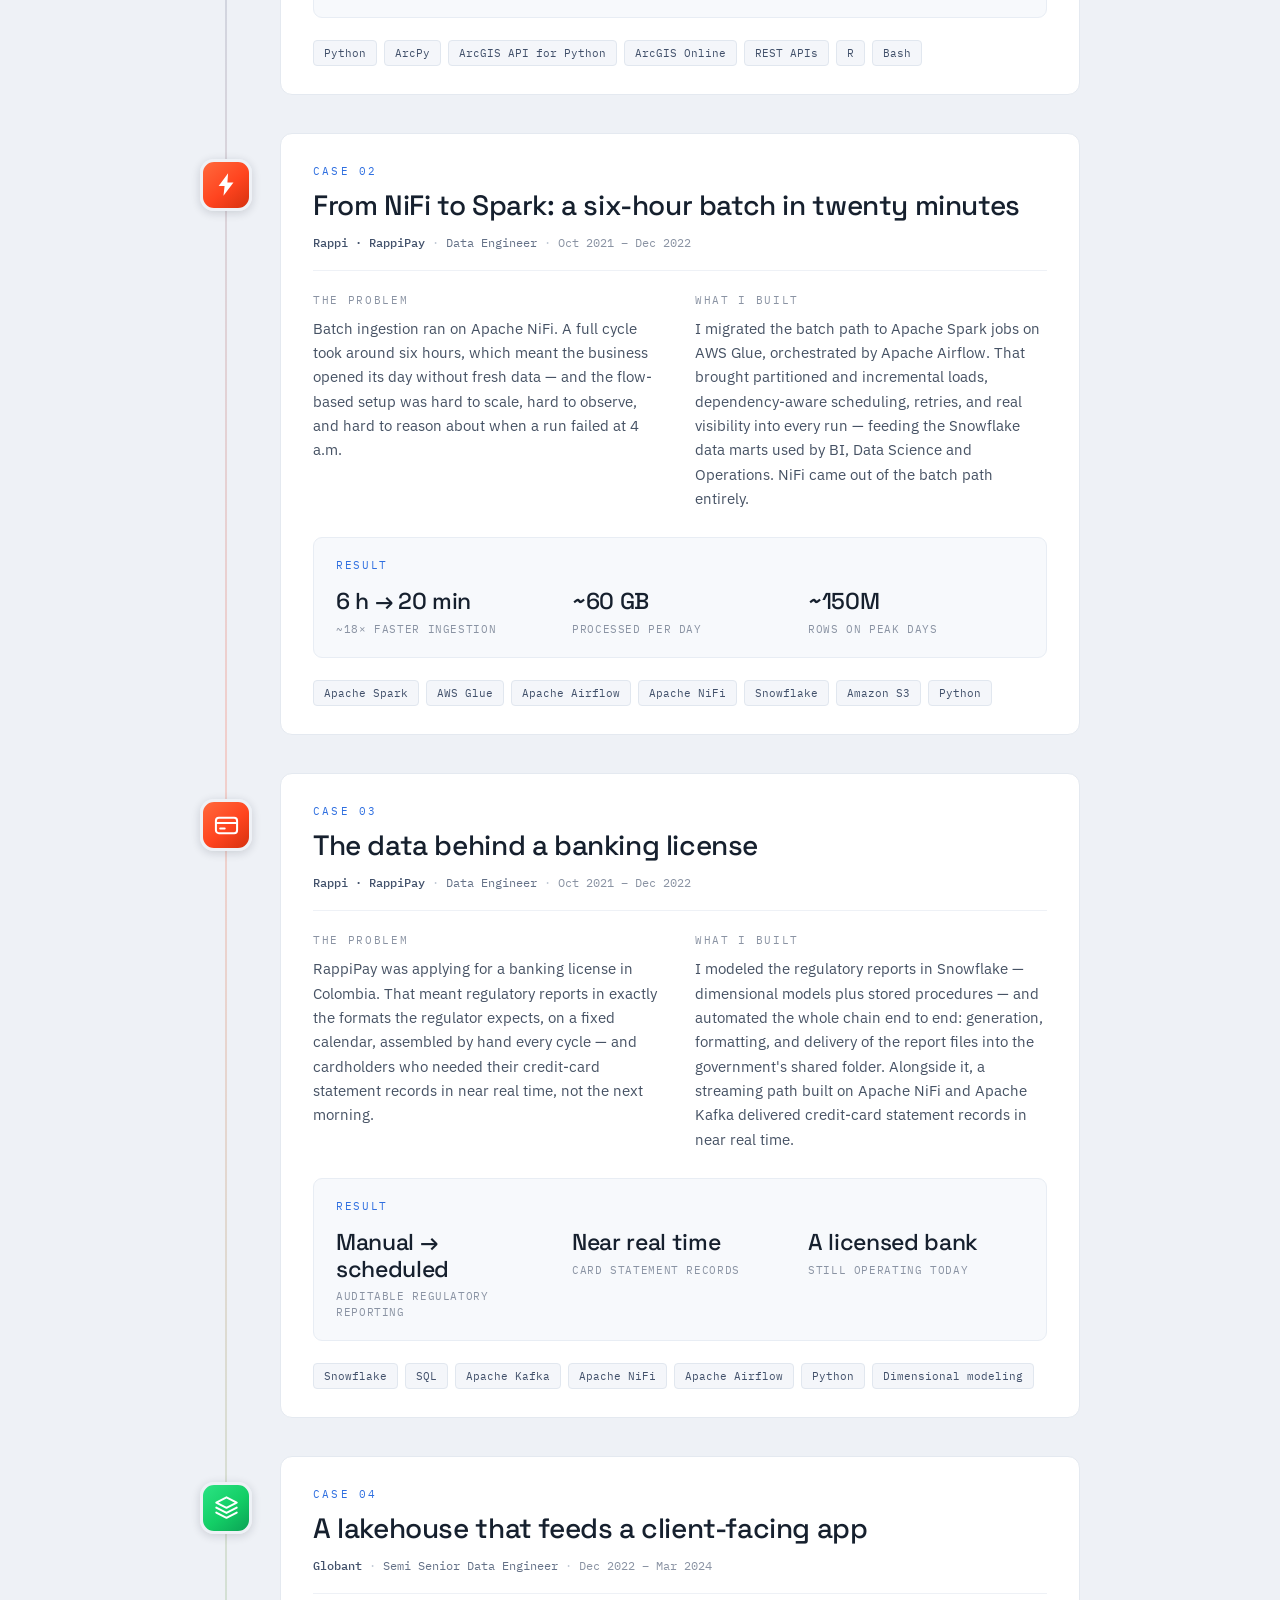
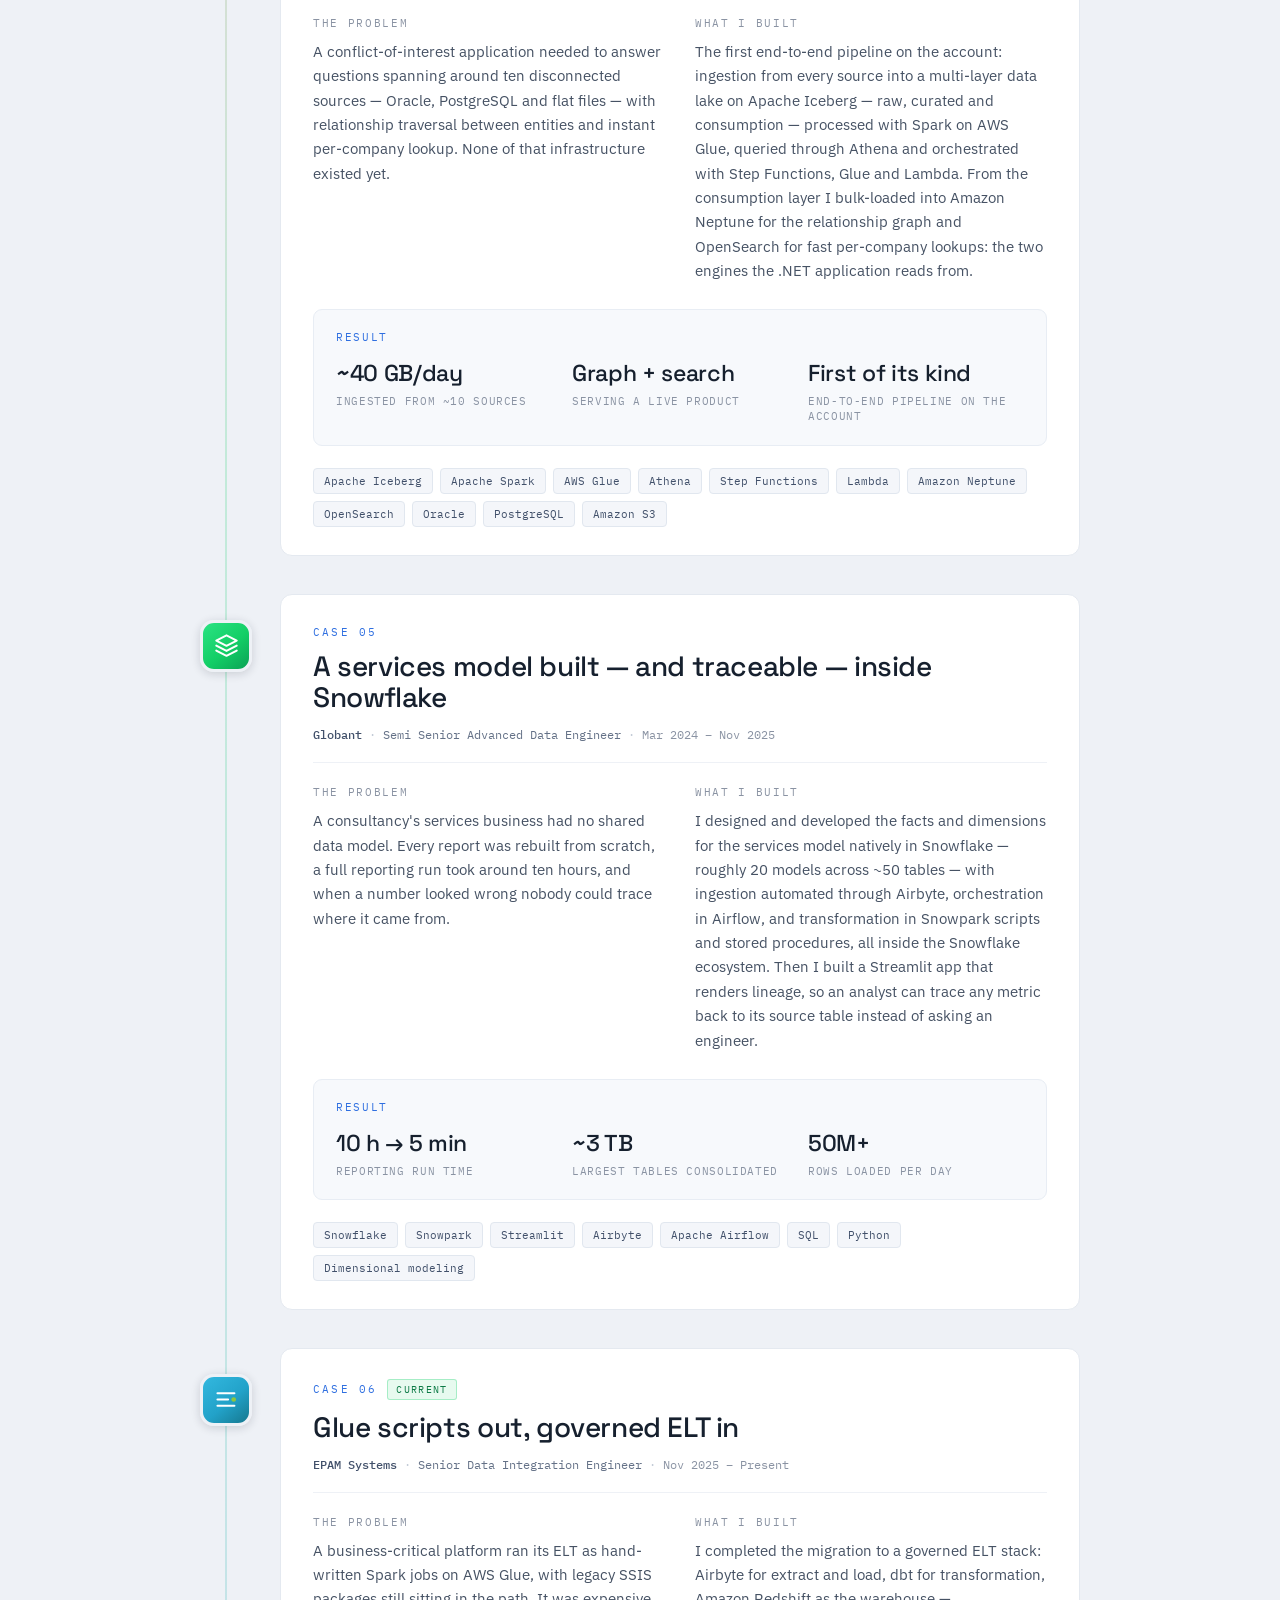
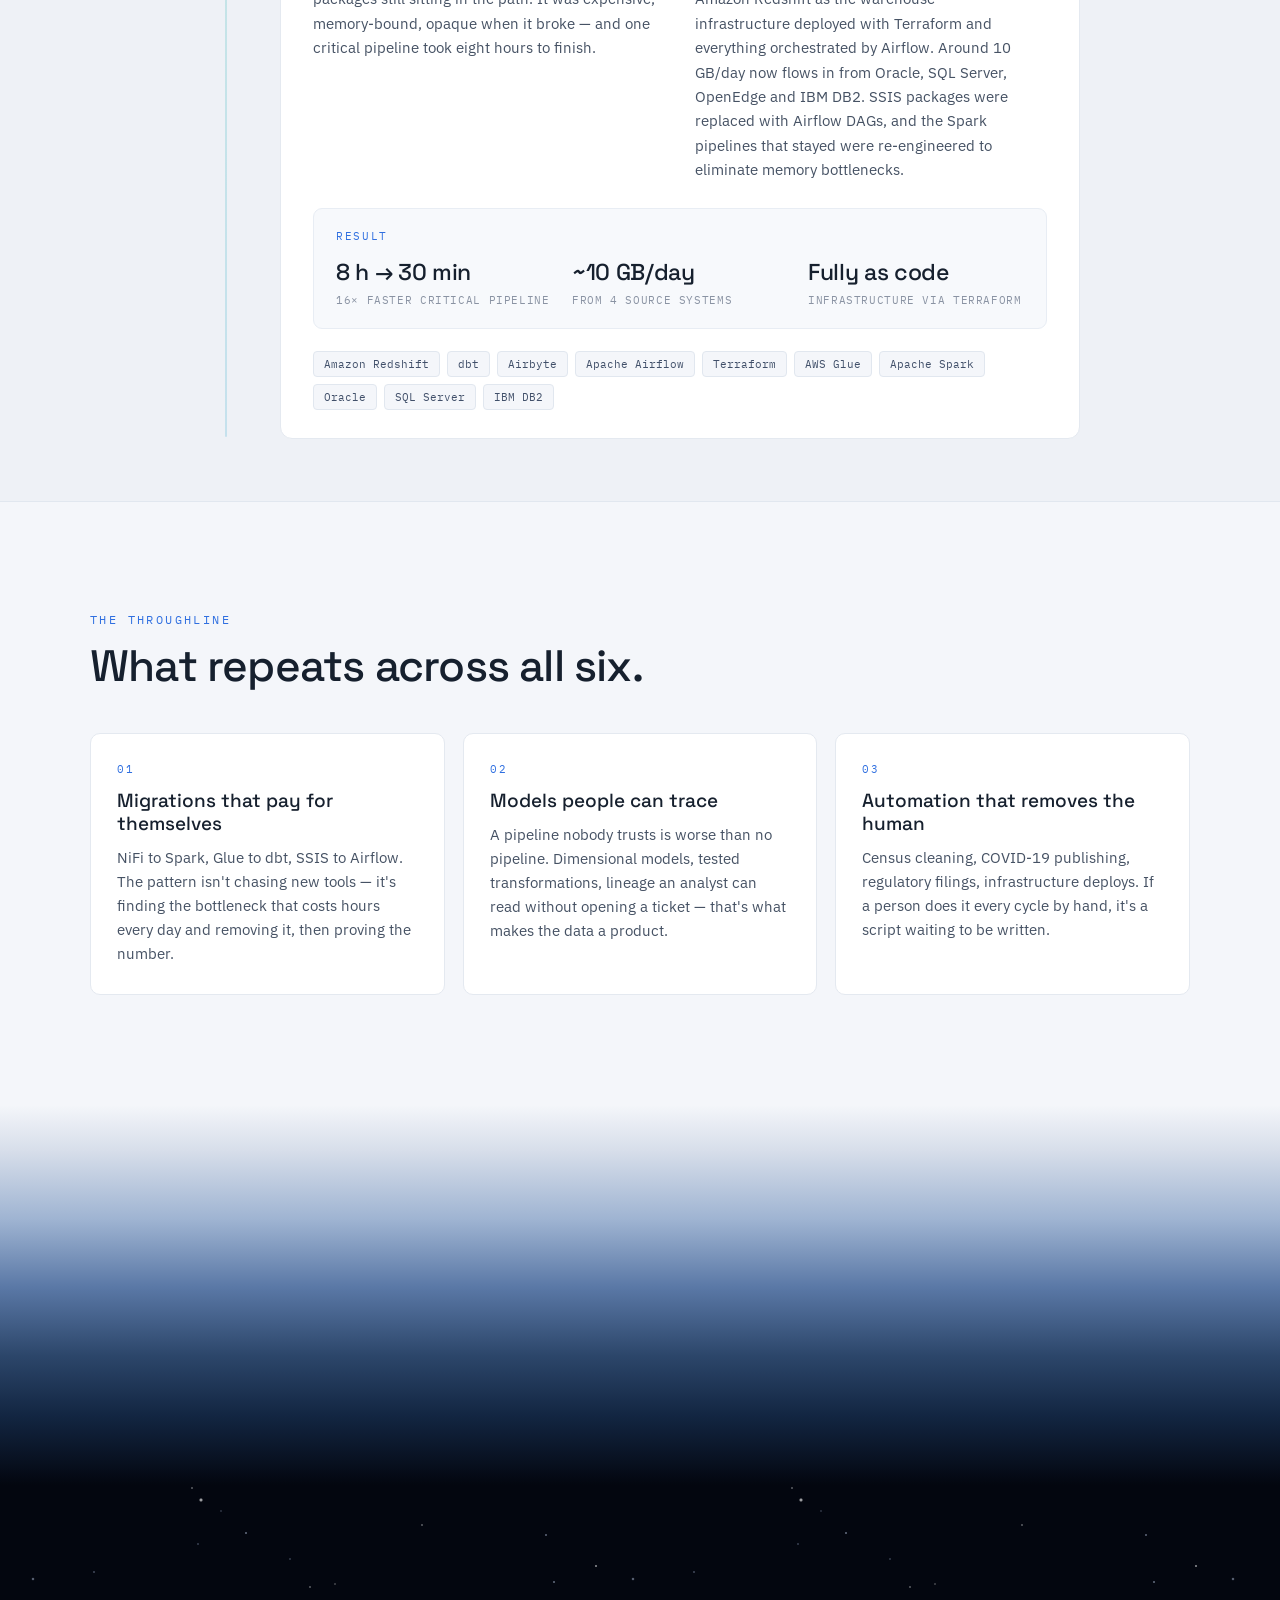
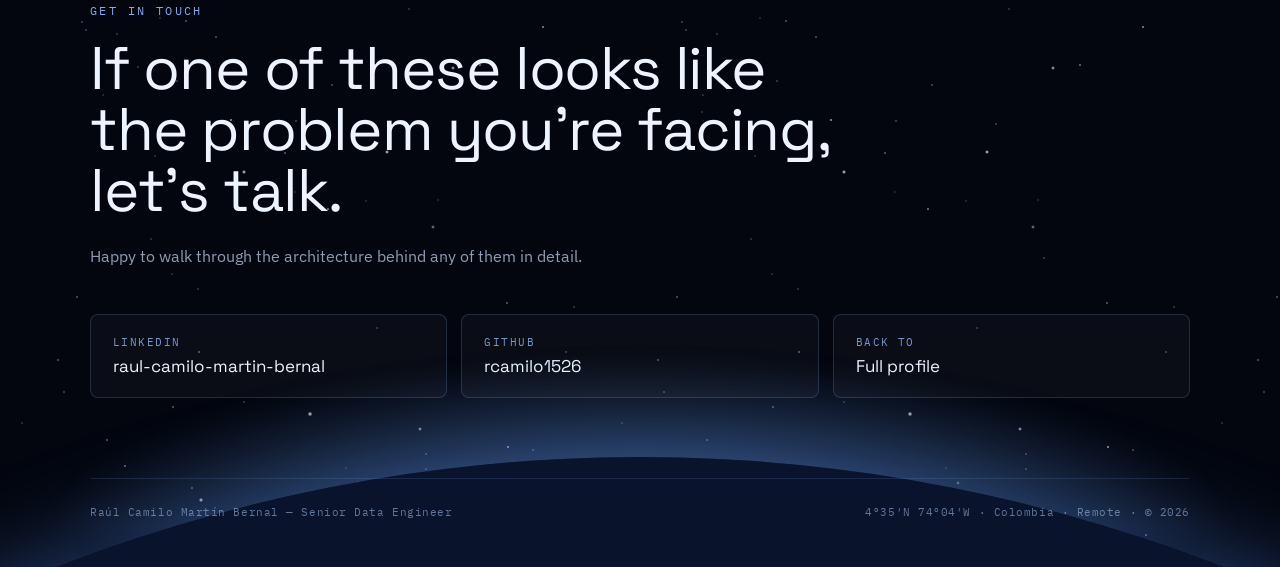
<file: cases.html>
<!DOCTYPE html>
<html lang="en">
<head>
<meta charset="utf-8">
<meta name="viewport" content="width=device-width, initial-scale=1">
<title>Success Cases — Raúl Camilo Martín Bernal</title>
<meta name="description" content="Six data engineering case studies by Raúl Camilo Martín Bernal (Camilo Martin) — Esri, Rappi/RappiPay, Globant and EPAM. Migrations, lakehouses, regulatory reporting and ELT platforms, with the results they produced.">
<meta name="author" content="Raúl Camilo Martín Bernal">
<meta name="theme-color" content="#03060f">
<link rel="canonical" href="https://www.camilomartin.com/cases.html">

<!-- Open Graph -->
<meta property="og:type" content="article">
<meta property="og:url" content="https://www.camilomartin.com/cases.html">
<meta property="og:title" content="Success Cases — Raúl Camilo Martín Bernal">
<meta property="og:description" content="Six data engineering case studies across Esri, Rappi/RappiPay, Globant and EPAM — from a 6-hour batch cut to 20 minutes to a lakehouse feeding a client-facing app.">
<meta property="og:image" content="https://www.camilomartin.com/images/icon_full_size.png">
<meta property="og:site_name" content="camilomartin.com">
<meta property="og:locale" content="en_US">
<meta property="og:locale:alternate" content="es_CO">

<!-- Twitter -->
<meta name="twitter:card" content="summary">
<meta name="twitter:title" content="Success Cases — Raúl Camilo Martín Bernal">
<meta name="twitter:description" content="Six data engineering case studies across Esri, Rappi/RappiPay, Globant and EPAM.">
<meta name="twitter:image" content="https://www.camilomartin.com/images/icon_full_size.png">

<link rel="preconnect" href="https://fonts.googleapis.com">
<link rel="preconnect" href="https://fonts.gstatic.com" crossorigin>
<link href="https://fonts.googleapis.com/css2?family=Space+Grotesk:wght@300;400;500;600&family=IBM+Plex+Mono:wght@400;500&family=IBM+Plex+Sans:wght@300;400;500&display=swap" rel="stylesheet">
<link rel="icon" type="image/png" href="images/icon.png">
<link rel="stylesheet" href="css/styles.css">
<script type="application/ld+json">
{
  "@context": "https://schema.org",
  "@type": "CollectionPage",
  "name": "Success Cases",
  "url": "https://www.camilomartin.com/cases.html",
  "about": {
    "@type": "Person",
    "name": "Raúl Camilo Martín Bernal",
    "alternateName": "Camilo Martin",
    "jobTitle": "Senior Data Engineer",
    "url": "https://www.camilomartin.com/"
  },
  "description": "Six data engineering case studies across Esri Colombia, Rappi/RappiPay, Globant and EPAM Systems."
}
</script>
</head>
<body>

<header id="nav">
  <div class="nav-inner">
    <a href="index.html" data-nav="1" data-brand="1" class="nav-brand">RCMB</a>
    <button class="hamburger" id="hamburger" aria-label="Menu" aria-expanded="false">
      <span></span><span></span><span></span>
    </button>
    <nav class="nav-links" id="navLinks">
      <a href="index.html#professional" data-nav="1" data-i18n="nav.professional" class="nav-link">Professional</a>
      <a href="cases.html" data-nav="1" data-i18n="nav.cases" class="nav-link nav-link-current" aria-current="page">Cases</a>
      <a href="index.html#skills" data-nav="1" data-i18n="nav.skills" class="nav-link">Skills</a>
      <a href="index.html#about" data-nav="1" data-i18n="nav.about" class="nav-link">About</a>
      <a href="index.html#books" data-nav="1" data-i18n="nav.books" class="nav-link">Books</a>
      <a href="#contact" data-nav="1" data-i18n="nav.contact" class="nav-link">Contact</a>
    </nav>
    <div id="langToggle" role="group" aria-label="Language">
      <button id="lt-en" class="lt-active">EN</button>
      <span class="lt-sep">|</span>
      <button id="lt-es" class="lt-inactive">ES</button>
    </div>
  </div>
</header>

<!-- ================= HERO ================= -->
<section id="casesHero">
  <div id="heroStars" aria-hidden="true"></div>
  <div class="cases-hero-glow" aria-hidden="true"></div>
  <div class="cases-hero-inner">
    <div data-i18n="cases.label" class="hero-label">// success cases · 2019 — 2026</div>
    <h1 data-i18n="cases.h1" class="cases-h1">Seven years turning slow processes into systems.</h1>
    <p data-i18n="cases.sub" class="cases-hero-sub">Six projects across five companies. Every one started the same way: something critical was slow, manual, or impossible to trust. Here's what I built — and what changed.</p>
    <div class="cases-hero-meta">
      <span data-i18n="cases.meta1">6 cases</span>
      <span class="cases-meta-dot">·</span>
      <span data-i18n="cases.meta2">5 companies</span>
      <span class="cases-meta-dot">·</span>
      <span>2019 → 2026</span>
    </div>
  </div>
  <div class="hero-corner-bl" aria-hidden="true"></div>
  <div class="hero-corner-br" aria-hidden="true"></div>
</section>

<!-- rise into daylight -->
<div aria-hidden="true" class="day-rise day-rise-short"></div>

<main class="cases-main">
<div class="cases-track">

<!-- ================= STICKY RAIL ================= -->
<div id="casesRail" aria-label="Timeline">
  <div class="rail-inner">
    <div class="rail-scroll">
      <div class="rail-line" aria-hidden="true"><span class="rail-progress" id="railProgress"></span></div>
      <a href="#case-01" class="rail-stop" data-rail="case-01">
        <span class="rail-tile brand-esri" aria-hidden="true">
          <svg viewBox="0 0 24 24" fill="none" stroke="#fff" stroke-width="1.7" stroke-linecap="round"><circle cx="12" cy="12" r="8.6"/><ellipse cx="12" cy="12" rx="3.9" ry="8.6"/><path d="M3.4 12h17.2"/></svg>
        </span>
        <span class="rail-meta"><span class="rail-co">Esri</span><span class="rail-year">2019</span></span>
      </a>
      <a href="#case-02" class="rail-stop" data-rail="case-02">
        <span class="rail-tile brand-rappi" aria-hidden="true">
          <svg viewBox="0 0 24 24" fill="#fff"><path d="M13.4 2 5 13.4h5.3L9.3 22l8.9-11.7h-5.4z"/></svg>
        </span>
        <span class="rail-meta"><span class="rail-co">Rappi</span><span class="rail-year">2021</span></span>
      </a>
      <a href="#case-03" class="rail-stop" data-rail="case-03">
        <span class="rail-tile brand-rappi" aria-hidden="true">
          <svg viewBox="0 0 24 24" fill="none" stroke="#fff" stroke-width="1.8" stroke-linecap="round"><rect x="2.6" y="5.2" width="18.8" height="13.6" rx="2.6"/><path d="M2.6 9.8h18.8M6.4 14.6h4"/></svg>
        </span>
        <span class="rail-meta"><span class="rail-co">RappiPay</span><span class="rail-year">2022</span></span>
      </a>
      <a href="#case-04" class="rail-stop" data-rail="case-04">
        <span class="rail-tile brand-globant" aria-hidden="true">
          <svg viewBox="0 0 24 24" fill="none" stroke="#fff" stroke-width="1.75" stroke-linejoin="round" stroke-linecap="round"><path d="M12 2.9 2.9 7.6 12 12.3l9.1-4.7z"/><path d="M2.9 12.1 12 16.8l9.1-4.7"/><path d="M2.9 16.5 12 21.2l9.1-4.7"/></svg>
        </span>
        <span class="rail-meta"><span class="rail-co">Globant</span><span class="rail-year">2022</span></span>
      </a>
      <a href="#case-05" class="rail-stop" data-rail="case-05">
        <span class="rail-tile brand-globant" aria-hidden="true">
          <svg viewBox="0 0 24 24" fill="none" stroke="#fff" stroke-width="1.75" stroke-linejoin="round" stroke-linecap="round"><path d="M12 2.9 2.9 7.6 12 12.3l9.1-4.7z"/><path d="M2.9 12.1 12 16.8l9.1-4.7"/><path d="M2.9 16.5 12 21.2l9.1-4.7"/></svg>
        </span>
        <span class="rail-meta"><span class="rail-co">Globant</span><span class="rail-year">2024</span></span>
      </a>
      <a href="#case-06" class="rail-stop" data-rail="case-06">
        <span class="rail-tile brand-epam" aria-hidden="true">
          <svg viewBox="0 0 24 24" fill="none" stroke="#fff" stroke-width="1.9" stroke-linecap="round"><path d="M4 6.4h15M4 12h9.4M4 17.6h15"/><circle cx="18.4" cy="12" r="2.1" fill="#8CC63F" stroke="none"/></svg>
        </span>
        <span class="rail-meta"><span class="rail-co">EPAM</span><span class="rail-year">2025</span></span>
      </a>
    </div>
  </div>
</div>

  <div class="cases-flow">

    <!-- ============ CASE 01 · ESRI ============ -->
    <article id="case-01" data-reveal class="case">
      <div class="case-marker brand-esri" aria-hidden="true">
        <svg viewBox="0 0 24 24" fill="none" stroke="#fff" stroke-width="1.7" stroke-linecap="round"><circle cx="12" cy="12" r="8.6"/><ellipse cx="12" cy="12" rx="3.9" ry="8.6"/><path d="M3.4 12h17.2"/></svg>
      </div>
      <div class="case-card">
        <div class="case-head">
          <div data-i18n="case.n1" class="case-num">Case 01</div>
          <h2 data-i18n="c1.title" class="case-title">Geospatial automation at national scale</h2>
          <div class="case-org">
            <span class="case-co">Esri Colombia</span>
            <span class="case-sep">·</span>
            <span class="case-role" data-i18n="c1.role">Technical Marketing Engineer · GIS Advisor</span>
            <span class="case-sep">·</span>
            <span class="case-when">Feb 2019 – Sep 2021</span>
          </div>
        </div>

        <div class="case-body">
          <div class="case-block">
            <div data-i18n="case.problem" class="case-block-hdr">The problem</div>
            <p data-i18n="c1.problem" class="case-p">Colombia's national census arrived as raw, inconsistent extracts that had to be hand-cleaned and joined to cartography before anyone could put it on a map. Each delivery took weeks, and every refresh started from zero. COVID-19 raised the stakes: case data had to reach a public map every single day.</p>
          </div>
          <div class="case-block">
            <div data-i18n="case.built" class="case-block-hdr">What I built</div>
            <p data-i18n="c1.built" class="case-p">Python pipelines that normalized the census tables, validated every record-to-geometry join and published map-ready layers automatically — built on ArcPy and the ArcGIS API for Python, with R and Bash handling the heavier reshaping. For COVID-19, a scheduled job read the daily case feed, reshaped it and pushed it straight into a REST feature service with no human in the loop.</p>
          </div>
        </div>

        <div class="case-result">
          <div data-i18n="case.result" class="case-result-hdr">Result</div>
          <div class="case-metrics">
            <div class="case-metric"><div data-i18n="c1.mv1" class="case-metric-v">Weeks → 1 day</div><div data-i18n="c1.m1" class="case-metric-l">Census processing</div></div>
            <div class="case-metric"><div class="case-metric-v">15 h → 15 min</div><div data-i18n="c1.m2" class="case-metric-l">Daily COVID-19 update</div></div>
            <div class="case-metric"><div class="case-metric-v">0</div><div data-i18n="c1.m3" class="case-metric-l">Manual steps in the refresh</div></div>
          </div>
        </div>

        <div class="case-stack">
          <span class="case-chip">Python</span><span class="case-chip">ArcPy</span><span class="case-chip">ArcGIS API for Python</span><span class="case-chip">ArcGIS Online</span><span class="case-chip">REST APIs</span><span class="case-chip">R</span><span class="case-chip">Bash</span>
        </div>
      </div>
    </article>

    <!-- ============ CASE 02 · RAPPI ============ -->
    <article id="case-02" data-reveal class="case">
      <div class="case-marker brand-rappi" aria-hidden="true">
        <svg viewBox="0 0 24 24" fill="#fff"><path d="M13.4 2 5 13.4h5.3L9.3 22l8.9-11.7h-5.4z"/></svg>
      </div>
      <div class="case-card">
        <div class="case-head">
          <div data-i18n="case.n2" class="case-num">Case 02</div>
          <h2 data-i18n="c2.title" class="case-title">From NiFi to Spark: a six-hour batch in twenty minutes</h2>
          <div class="case-org">
            <span class="case-co">Rappi · RappiPay</span>
            <span class="case-sep">·</span>
            <span class="case-role" data-i18n="c2.role">Data Engineer</span>
            <span class="case-sep">·</span>
            <span class="case-when">Oct 2021 – Dec 2022</span>
          </div>
        </div>

        <div class="case-body">
          <div class="case-block">
            <div data-i18n="case.problem" class="case-block-hdr">The problem</div>
            <p data-i18n="c2.problem" class="case-p">Batch ingestion ran on Apache NiFi. A full cycle took around six hours, which meant the business opened its day without fresh data — and the flow-based setup was hard to scale, hard to observe, and hard to reason about when a run failed at 4 a.m.</p>
          </div>
          <div class="case-block">
            <div data-i18n="case.built" class="case-block-hdr">What I built</div>
            <p data-i18n="c2.built" class="case-p">I migrated the batch path to Apache Spark jobs on AWS Glue, orchestrated by Apache Airflow. That brought partitioned and incremental loads, dependency-aware scheduling, retries, and real visibility into every run — feeding the Snowflake data marts used by BI, Data Science and Operations. NiFi came out of the batch path entirely.</p>
          </div>
        </div>

        <div class="case-result">
          <div data-i18n="case.result" class="case-result-hdr">Result</div>
          <div class="case-metrics">
            <div class="case-metric"><div class="case-metric-v">6 h → 20 min</div><div data-i18n="c2.m1" class="case-metric-l">~18× faster ingestion</div></div>
            <div class="case-metric"><div class="case-metric-v">~60 GB</div><div data-i18n="c2.m2" class="case-metric-l">Processed per day</div></div>
            <div class="case-metric"><div class="case-metric-v">~150M</div><div data-i18n="c2.m3" class="case-metric-l">Rows on peak days</div></div>
          </div>
        </div>

        <div class="case-stack">
          <span class="case-chip">Apache Spark</span><span class="case-chip">AWS Glue</span><span class="case-chip">Apache Airflow</span><span class="case-chip">Apache NiFi</span><span class="case-chip">Snowflake</span><span class="case-chip">Amazon S3</span><span class="case-chip">Python</span>
        </div>
      </div>
    </article>

    <!-- ============ CASE 03 · RAPPIPAY ============ -->
    <article id="case-03" data-reveal class="case">
      <div class="case-marker brand-rappi" aria-hidden="true">
        <svg viewBox="0 0 24 24" fill="none" stroke="#fff" stroke-width="1.8" stroke-linecap="round"><rect x="2.6" y="5.2" width="18.8" height="13.6" rx="2.6"/><path d="M2.6 9.8h18.8M6.4 14.6h4"/></svg>
      </div>
      <div class="case-card">
        <div class="case-head">
          <div data-i18n="case.n3" class="case-num">Case 03</div>
          <h2 data-i18n="c3.title" class="case-title">The data behind a banking license</h2>
          <div class="case-org">
            <span class="case-co">Rappi · RappiPay</span>
            <span class="case-sep">·</span>
            <span class="case-role" data-i18n="c3.role">Data Engineer</span>
            <span class="case-sep">·</span>
            <span class="case-when">Oct 2021 – Dec 2022</span>
          </div>
        </div>

        <div class="case-body">
          <div class="case-block">
            <div data-i18n="case.problem" class="case-block-hdr">The problem</div>
            <p data-i18n="c3.problem" class="case-p">RappiPay was applying for a banking license in Colombia. That meant regulatory reports in exactly the formats the regulator expects, on a fixed calendar, assembled by hand every cycle — and cardholders who needed their credit-card statement records in near real time, not the next morning.</p>
          </div>
          <div class="case-block">
            <div data-i18n="case.built" class="case-block-hdr">What I built</div>
            <p data-i18n="c3.built" class="case-p">I modeled the regulatory reports in Snowflake — dimensional models plus stored procedures — and automated the whole chain end to end: generation, formatting, and delivery of the report files into the government's shared folder. Alongside it, a streaming path built on Apache NiFi and Apache Kafka delivered credit-card statement records in near real time.</p>
          </div>
        </div>

        <div class="case-result">
          <div data-i18n="case.result" class="case-result-hdr">Result</div>
          <div class="case-metrics">
            <div class="case-metric"><div data-i18n="c3.mv1" class="case-metric-v">Manual → scheduled</div><div data-i18n="c3.m1" class="case-metric-l">Auditable regulatory reporting</div></div>
            <div class="case-metric"><div data-i18n="c3.mv2" class="case-metric-v">Near real time</div><div data-i18n="c3.m2" class="case-metric-l">Card statement records</div></div>
            <div class="case-metric"><div data-i18n="c3.mv3" class="case-metric-v">A licensed bank</div><div data-i18n="c3.m3" class="case-metric-l">Still operating today</div></div>
          </div>
        </div>

        <div class="case-stack">
          <span class="case-chip">Snowflake</span><span class="case-chip">SQL</span><span class="case-chip">Apache Kafka</span><span class="case-chip">Apache NiFi</span><span class="case-chip">Apache Airflow</span><span class="case-chip">Python</span><span class="case-chip">Dimensional modeling</span>
        </div>
      </div>
    </article>

    <!-- ============ CASE 04 · GLOBANT ============ -->
    <article id="case-04" data-reveal class="case">
      <div class="case-marker brand-globant" aria-hidden="true">
        <svg viewBox="0 0 24 24" fill="none" stroke="#fff" stroke-width="1.75" stroke-linejoin="round" stroke-linecap="round"><path d="M12 2.9 2.9 7.6 12 12.3l9.1-4.7z"/><path d="M2.9 12.1 12 16.8l9.1-4.7"/><path d="M2.9 16.5 12 21.2l9.1-4.7"/></svg>
      </div>
      <div class="case-card">
        <div class="case-head">
          <div data-i18n="case.n4" class="case-num">Case 04</div>
          <h2 data-i18n="c4.title" class="case-title">A lakehouse that feeds a client-facing app</h2>
          <div class="case-org">
            <span class="case-co">Globant</span>
            <span class="case-sep">·</span>
            <span class="case-role" data-i18n="c4.role">Semi Senior Data Engineer</span>
            <span class="case-sep">·</span>
            <span class="case-when">Dec 2022 – Mar 2024</span>
          </div>
        </div>

        <div class="case-body">
          <div class="case-block">
            <div data-i18n="case.problem" class="case-block-hdr">The problem</div>
            <p data-i18n="c4.problem" class="case-p">A conflict-of-interest application needed to answer questions spanning around ten disconnected sources — Oracle, PostgreSQL and flat files — with relationship traversal between entities and instant per-company lookup. None of that infrastructure existed yet.</p>
          </div>
          <div class="case-block">
            <div data-i18n="case.built" class="case-block-hdr">What I built</div>
            <p data-i18n="c4.built" class="case-p">The first end-to-end pipeline on the account: ingestion from every source into a multi-layer data lake on Apache Iceberg — raw, curated and consumption — processed with Spark on AWS Glue, queried through Athena and orchestrated with Step Functions, Glue and Lambda. From the consumption layer I bulk-loaded into Amazon Neptune for the relationship graph and OpenSearch for fast per-company lookups: the two engines the .NET application reads from.</p>
          </div>
        </div>

        <div class="case-result">
          <div data-i18n="case.result" class="case-result-hdr">Result</div>
          <div class="case-metrics">
            <div class="case-metric"><div class="case-metric-v">~40 GB/day</div><div data-i18n="c4.m1" class="case-metric-l">Ingested from ~10 sources</div></div>
            <div class="case-metric"><div data-i18n="c4.mv2" class="case-metric-v">Graph + search</div><div data-i18n="c4.m2" class="case-metric-l">Serving a live product</div></div>
            <div class="case-metric"><div data-i18n="c4.mv3" class="case-metric-v">First of its kind</div><div data-i18n="c4.m3" class="case-metric-l">End-to-end pipeline on the account</div></div>
          </div>
        </div>

        <div class="case-stack">
          <span class="case-chip">Apache Iceberg</span><span class="case-chip">Apache Spark</span><span class="case-chip">AWS Glue</span><span class="case-chip">Athena</span><span class="case-chip">Step Functions</span><span class="case-chip">Lambda</span><span class="case-chip">Amazon Neptune</span><span class="case-chip">OpenSearch</span><span class="case-chip">Oracle</span><span class="case-chip">PostgreSQL</span><span class="case-chip">Amazon S3</span>
        </div>
      </div>
    </article>

    <!-- ============ CASE 05 · GLOBANT ============ -->
    <article id="case-05" data-reveal class="case">
      <div class="case-marker brand-globant" aria-hidden="true">
        <svg viewBox="0 0 24 24" fill="none" stroke="#fff" stroke-width="1.75" stroke-linejoin="round" stroke-linecap="round"><path d="M12 2.9 2.9 7.6 12 12.3l9.1-4.7z"/><path d="M2.9 12.1 12 16.8l9.1-4.7"/><path d="M2.9 16.5 12 21.2l9.1-4.7"/></svg>
      </div>
      <div class="case-card">
        <div class="case-head">
          <div data-i18n="case.n5" class="case-num">Case 05</div>
          <h2 data-i18n="c5.title" class="case-title">A services model built — and traceable — inside Snowflake</h2>
          <div class="case-org">
            <span class="case-co">Globant</span>
            <span class="case-sep">·</span>
            <span class="case-role" data-i18n="c5.role">Semi Senior Advanced Data Engineer</span>
            <span class="case-sep">·</span>
            <span class="case-when">Mar 2024 – Nov 2025</span>
          </div>
        </div>

        <div class="case-body">
          <div class="case-block">
            <div data-i18n="case.problem" class="case-block-hdr">The problem</div>
            <p data-i18n="c5.problem" class="case-p">A consultancy's services business had no shared data model. Every report was rebuilt from scratch, a full reporting run took around ten hours, and when a number looked wrong nobody could trace where it came from.</p>
          </div>
          <div class="case-block">
            <div data-i18n="case.built" class="case-block-hdr">What I built</div>
            <p data-i18n="c5.built" class="case-p">I designed and developed the facts and dimensions for the services model natively in Snowflake — roughly 20 models across ~50 tables — with ingestion automated through Airbyte, orchestration in Airflow, and transformation in Snowpark scripts and stored procedures, all inside the Snowflake ecosystem. Then I built a Streamlit app that renders lineage, so an analyst can trace any metric back to its source table instead of asking an engineer.</p>
          </div>
        </div>

        <div class="case-result">
          <div data-i18n="case.result" class="case-result-hdr">Result</div>
          <div class="case-metrics">
            <div class="case-metric"><div class="case-metric-v">10 h → 5 min</div><div data-i18n="c5.m1" class="case-metric-l">Reporting run time</div></div>
            <div class="case-metric"><div class="case-metric-v">~3 TB</div><div data-i18n="c5.m2" class="case-metric-l">Largest tables consolidated</div></div>
            <div class="case-metric"><div class="case-metric-v">50M+</div><div data-i18n="c5.m3" class="case-metric-l">Rows loaded per day</div></div>
          </div>
        </div>

        <div class="case-stack">
          <span class="case-chip">Snowflake</span><span class="case-chip">Snowpark</span><span class="case-chip">Streamlit</span><span class="case-chip">Airbyte</span><span class="case-chip">Apache Airflow</span><span class="case-chip">SQL</span><span class="case-chip">Python</span><span class="case-chip">Dimensional modeling</span>
        </div>
      </div>
    </article>

    <!-- ============ CASE 06 · EPAM ============ -->
    <article id="case-06" data-reveal class="case">
      <div class="case-marker brand-epam" aria-hidden="true">
        <svg viewBox="0 0 24 24" fill="none" stroke="#fff" stroke-width="1.9" stroke-linecap="round"><path d="M4 6.4h15M4 12h9.4M4 17.6h15"/><circle cx="18.4" cy="12" r="2.1" fill="#8CC63F" stroke="none"/></svg>
      </div>
      <div class="case-card">
        <div class="case-head">
          <div class="case-num-row">
            <span data-i18n="case.n6" class="case-num">Case 06</span>
            <span data-i18n="case.current" class="case-badge">Current</span>
          </div>
          <h2 data-i18n="c6.title" class="case-title">Glue scripts out, governed ELT in</h2>
          <div class="case-org">
            <span class="case-co">EPAM Systems</span>
            <span class="case-sep">·</span>
            <span class="case-role" data-i18n="c6.role">Senior Data Integration Engineer</span>
            <span class="case-sep">·</span>
            <span class="case-when">Nov 2025 – Present</span>
          </div>
        </div>

        <div class="case-body">
          <div class="case-block">
            <div data-i18n="case.problem" class="case-block-hdr">The problem</div>
            <p data-i18n="c6.problem" class="case-p">A business-critical platform ran its ELT as hand-written Spark jobs on AWS Glue, with legacy SSIS packages still sitting in the path. It was expensive, memory-bound, opaque when it broke — and one critical pipeline took eight hours to finish.</p>
          </div>
          <div class="case-block">
            <div data-i18n="case.built" class="case-block-hdr">What I built</div>
            <p data-i18n="c6.built" class="case-p">I completed the migration to a governed ELT stack: Airbyte for extract and load, dbt for transformation, Amazon Redshift as the warehouse — infrastructure deployed with Terraform and everything orchestrated by Airflow. Around 10 GB/day now flows in from Oracle, SQL Server, OpenEdge and IBM DB2. SSIS packages were replaced with Airflow DAGs, and the Spark pipelines that stayed were re-engineered to eliminate memory bottlenecks.</p>
          </div>
        </div>

        <div class="case-result">
          <div data-i18n="case.result" class="case-result-hdr">Result</div>
          <div class="case-metrics">
            <div class="case-metric"><div class="case-metric-v">8 h → 30 min</div><div data-i18n="c6.m1" class="case-metric-l">16× faster critical pipeline</div></div>
            <div class="case-metric"><div class="case-metric-v">~10 GB/day</div><div data-i18n="c6.m2" class="case-metric-l">From 4 source systems</div></div>
            <div class="case-metric"><div data-i18n="c6.mv3" class="case-metric-v">Fully as code</div><div data-i18n="c6.m3" class="case-metric-l">Infrastructure via Terraform</div></div>
          </div>
        </div>

        <div class="case-stack">
          <span class="case-chip">Amazon Redshift</span><span class="case-chip">dbt</span><span class="case-chip">Airbyte</span><span class="case-chip">Apache Airflow</span><span class="case-chip">Terraform</span><span class="case-chip">AWS Glue</span><span class="case-chip">Apache Spark</span><span class="case-chip">Oracle</span><span class="case-chip">SQL Server</span><span class="case-chip">IBM DB2</span>
        </div>
      </div>
    </article>

  </div>
</div><!-- /.cases-track -->

  <!-- ============ PATTERN ============ -->
  <section class="cases-pattern">
    <div class="section-inner">
      <div data-reveal>
        <div data-i18n="pattern.label" class="section-label">The throughline</div>
        <h2 data-i18n="pattern.h2" class="section-h2">What repeats across all six.</h2>
        <div class="pattern-grid">
          <div class="pattern-card">
            <div class="pattern-num">01</div>
            <div data-i18n="pattern.t1" class="pattern-title">Migrations that pay for themselves</div>
            <p data-i18n="pattern.d1" class="pattern-desc">NiFi to Spark, Glue to dbt, SSIS to Airflow. The pattern isn't chasing new tools — it's finding the bottleneck that costs hours every day and removing it, then proving the number.</p>
          </div>
          <div class="pattern-card">
            <div class="pattern-num">02</div>
            <div data-i18n="pattern.t2" class="pattern-title">Models people can trace</div>
            <p data-i18n="pattern.d2" class="pattern-desc">A pipeline nobody trusts is worse than no pipeline. Dimensional models, tested transformations, lineage an analyst can read without opening a ticket — that's what makes the data a product.</p>
          </div>
          <div class="pattern-card">
            <div class="pattern-num">03</div>
            <div data-i18n="pattern.t3" class="pattern-title">Automation that removes the human</div>
            <p data-i18n="pattern.d3" class="pattern-desc">Census cleaning, COVID-19 publishing, regulatory filings, infrastructure deploys. If a person does it every cycle by hand, it's a script waiting to be written.</p>
          </div>
        </div>
      </div>
    </div>
  </section>
</main>

<!-- dusk back into space -->
<div aria-hidden="true" class="night-fall"></div>

<!-- ============ CONTACT / FOOTER ============ -->
<footer id="contact">
  <div id="footStars" aria-hidden="true"></div>
  <div class="footer-glow" aria-hidden="true"></div>
  <div class="footer-earth" aria-hidden="true"></div>
  <div data-reveal class="contact-inner">
    <div data-i18n="contact.label" class="contact-label">Get in touch</div>
    <h2 data-i18n="cases.contact.h2" class="contact-h2">If one of these looks like the problem you're facing, let's talk.</h2>
    <p data-i18n="cases.contact.sub" class="contact-sub">Happy to walk through the architecture behind any of them in detail.</p>
    <div class="contact-links">
      <a href="https://www.linkedin.com/in/raul-camilo-martin-bernal" target="_blank" rel="noopener" class="contact-link">
        <span class="contact-link-label">LinkedIn</span>
        <span class="contact-link-value">raul-camilo-martin-bernal</span>
      </a>
      <a href="https://github.com/rcamilo1526" target="_blank" rel="noopener" class="contact-link">
        <span class="contact-link-label">GitHub</span>
        <span class="contact-link-value">rcamilo1526</span>
      </a>
      <a href="index.html" class="contact-link">
        <span data-i18n="cases.back.label" class="contact-link-label">Back to</span>
        <span data-i18n="cases.back.value" class="contact-link-value">Full profile</span>
      </a>
    </div>
    <div class="footer-bottom">
      <span>Raúl Camilo Martín Bernal — <span data-i18n="footer.title">Senior Data Engineer</span></span>
      <span>4°35′N 74°04′W · Colombia · Remote · © 2026</span>
    </div>
    <div class="footer-spacer"></div>
  </div>
</footer>

<script src="js/cases.js"></script>
</body>
</html>
</file>
<file: css/styles.css>
/* ── Base ── */
*{box-sizing:border-box}
html{scroll-behavior:smooth}
body{margin:0;font-family:'IBM Plex Sans',sans-serif;background:#eef1f6}
@keyframes twinkle{0%,100%{opacity:.92}50%{opacity:.62}}
@keyframes floaty{0%,100%{transform:translateY(0)}50%{transform:translateY(7px)}}

/* ── Nav ── */
#nav{position:fixed;top:0;left:0;right:0;z-index:50;transition:background .45s,box-shadow .45s,border-color .45s;border-bottom:1px solid transparent}
.nav-brand{font-family:'IBM Plex Mono',monospace;font-size:13px;font-weight:500;letter-spacing:.22em;color:#eaf1ff;text-decoration:none;transition:color .45s}
.nav-link{color:rgba(210,225,255,.72);text-decoration:none;transition:color .45s}
.nav-inner{max-width:1180px;margin:0 auto;padding:16px 40px;display:flex;align-items:center;justify-content:space-between;position:relative}
.nav-links{display:flex;gap:26px;font-family:'IBM Plex Mono',monospace;font-size:11.5px;letter-spacing:.13em;text-transform:uppercase}
.hamburger{display:none;flex-direction:column;gap:5px;cursor:pointer;background:none;border:none;padding:6px}
.hamburger span{display:block;width:22px;height:2px;border-radius:2px;transition:transform .3s,opacity .3s,background .45s}

/* ── Lang toggle ── */
#langToggle{display:flex;align-items:center;gap:4px;border:1px solid rgba(210,225,255,.28);border-radius:6px;padding:3px;flex-shrink:0;transition:border-color .45s}
#langToggle button{font-family:'IBM Plex Mono',monospace;font-size:11px;letter-spacing:.13em;text-transform:uppercase;border:none;padding:4px 9px;cursor:pointer;transition:color .3s,background .3s;line-height:1;border-radius:3px}
#langToggle .lt-sep{font-size:10px;color:rgba(210,225,255,.18);pointer-events:none;transition:color .45s;line-height:1}
#langToggle button.lt-active{color:#fff;background:rgba(255,255,255,.22);font-weight:500}
#langToggle button.lt-inactive{color:rgba(210,225,255,.28);background:none}
#langToggle button.lt-inactive:hover{color:rgba(210,225,255,.55)}

/* ── Hero ── */
#hero{position:relative;min-height:100vh;overflow:hidden;background:radial-gradient(120% 90% at 50% -8%, #0b1428 0%, #05080f 50%, #020308 100%)}
#heroStars{position:absolute;inset:0;background-image:radial-gradient(1.0px 1.0px at 366px 316px, rgba(200,220,255,.5), transparent),radial-gradient(1.4px 1.4px at 310px 102px, rgba(255,255,255,.6), transparent),radial-gradient(1.4px 1.4px at 426px 584px, rgba(200,220,255,.5), transparent),radial-gradient(1.4px 1.4px at 173px 522px, rgba(255,255,255,.6), transparent),radial-gradient(1.3px 1.3px at 58px 475px, rgba(255,255,255,.6), transparent),radial-gradient(1.2px 1.2px at 138px 182px, rgba(200,220,255,.5), transparent),radial-gradient(1.2px 1.2px at 290px 74px, rgba(200,220,255,.5), transparent),radial-gradient(1.2px 1.2px at 244px 517px, rgba(200,220,255,.5), transparent),radial-gradient(1.2px 1.2px at 151px 354px, rgba(200,220,255,.5), transparent),radial-gradient(1.1px 1.1px at 22px 538px, rgba(200,220,255,.5), transparent),radial-gradient(1.5px 1.5px at 64px 507px, rgba(200,220,255,.5), transparent),radial-gradient(1.3px 1.3px at 77px 412px, rgba(255,255,255,.6), transparent),radial-gradient(1.3px 1.3px at 444px 373px, rgba(200,220,255,.5), transparent),radial-gradient(1.4px 1.4px at 507px 418px, rgba(255,255,255,.6), transparent),radial-gradient(1.4px 1.4px at 285px 268px, rgba(255,255,255,.6), transparent),radial-gradient(1.3px 1.3px at 216px 152px, rgba(255,255,255,.6), transparent),radial-gradient(1.0px 1.0px at 160px 133px, rgba(200,220,255,.5), transparent),radial-gradient(1.0px 1.0px at 574px 422px, rgba(255,255,255,.6), transparent),radial-gradient(1.2px 1.2px at 533px 565px, rgba(255,255,255,.6), transparent),radial-gradient(1.1px 1.1px at 335px 99px, rgba(255,255,255,.6), transparent),radial-gradient(1.1px 1.1px at 296px 236px, rgba(255,255,255,.6), transparent),radial-gradient(1.4px 1.4px at 86px 145px, rgba(200,220,255,.5), transparent),radial-gradient(1.4px 1.4px at 422px 40px, rgba(255,255,255,.6), transparent),radial-gradient(1.0px 1.0px at 438px 315px, rgba(200,220,255,.5), transparent),radial-gradient(1.4px 1.4px at 192px 3px, rgba(255,255,255,.6), transparent),radial-gradient(1.1px 1.1px at 103px 210px, rgba(200,220,255,.5), transparent),radial-gradient(1.5px 1.5px at 94px 87px, rgba(200,220,255,.5), transparent),radial-gradient(1.3px 1.3px at 177px 196px, rgba(200,220,255,.5), transparent),radial-gradient(1.1px 1.1px at 172px 389px, rgba(200,220,255,.5), transparent),radial-gradient(1.3px 1.3px at 198px 59px, rgba(200,220,255,.5), transparent),radial-gradient(1.1px 1.1px at 221px 26px, rgba(200,220,255,.5), transparent),radial-gradient(1.2px 1.2px at 198px 404px, rgba(200,220,255,.5), transparent),radial-gradient(1.2px 1.2px at 332px 200px, rgba(255,255,255,.6), transparent),radial-gradient(1.0px 1.0px at 117px 149px, rgba(255,255,255,.6), transparent),radial-gradient(1.2px 1.2px at 409px 124px, rgba(200,220,255,.5), transparent),radial-gradient(1.3px 1.3px at 186px 136px, rgba(255,255,255,.6), transparent),radial-gradient(1.3px 1.3px at 107px 555px, rgba(255,255,255,.6), transparent),radial-gradient(1.0px 1.0px at 295px 307px, rgba(200,220,255,.5), transparent),radial-gradient(1.1px 1.1px at 82px 137px, rgba(255,255,255,.6), transparent),radial-gradient(1.1px 1.1px at 566px 467px, rgba(255,255,255,.6), transparent),radial-gradient(1.4px 1.4px at 426px 569px, rgba(200,220,255,.5), transparent),radial-gradient(1.1px 1.1px at 155px 271px, rgba(200,220,255,.5), transparent),radial-gradient(1.0px 1.0px at 377px 443px, rgba(255,255,255,.6), transparent),radial-gradient(1.1px 1.1px at 102px 227px, rgba(200,220,255,.5), transparent),radial-gradient(1.4px 1.4px at 396px 239px, rgba(200,220,255,.5), transparent),radial-gradient(1.0px 1.0px at 346px 583px, rgba(200,220,255,.5), transparent),radial-gradient(1.9px 1.9px at 420px 544px, rgba(255,255,255,.9), transparent),radial-gradient(1.6px 1.6px at 231px 235px, rgba(255,255,255,.9), transparent),radial-gradient(1.6px 1.6px at 480px 180px, rgba(210,225,255,.75), transparent),radial-gradient(1.5px 1.5px at 554px 97px, rgba(210,225,255,.75), transparent),radial-gradient(1.4px 1.4px at 387px 267px, rgba(210,225,255,.75), transparent),radial-gradient(1.4px 1.4px at 199px 467px, rgba(210,225,255,.75), transparent),radial-gradient(1.9px 1.9px at 433px 342px, rgba(210,225,255,.75), transparent),radial-gradient(1.6px 1.6px at 508px 562px, rgba(255,255,255,.9), transparent),radial-gradient(1.4px 1.4px at 543px 142px, rgba(255,255,255,.9), transparent),radial-gradient(1.5px 1.5px at 246px 48px, rgba(210,225,255,.75), transparent),radial-gradient(1.3px 1.3px at 328px 324px, rgba(255,255,255,.9), transparent),radial-gradient(1.4px 1.4px at 546px 50px, rgba(210,225,255,.75), transparent),radial-gradient(1.5px 1.5px at 125px 581px, rgba(210,225,255,.75), transparent),radial-gradient(1.5px 1.5px at 596px 81px, rgba(255,255,255,.9), transparent),radial-gradient(1.8px 1.8px at 358px 598px, rgba(210,225,255,.75), transparent),radial-gradient(1.7px 1.7px at 33px 94px, rgba(210,225,255,.75), transparent),radial-gradient(2.4px 2.4px at 310px 529px, #ffffff, transparent),radial-gradient(2.2px 2.2px at 201px 15px, #ffffff, transparent),radial-gradient(2.1px 2.1px at 387px 267px, rgba(220,235,255,.95), transparent),radial-gradient(2.1px 2.1px at 244px 287px, #ffffff, transparent),radial-gradient(2.0px 2.0px at 453px 183px, rgba(220,235,255,.95), transparent);background-size:600px 600px;background-repeat:repeat;animation:twinkle 6s ease-in-out infinite;will-change:transform}
.hero-atmosphere{position:absolute;left:-6%;right:-6%;top:calc(60vh - 54px);height:180px;background:radial-gradient(60% 130% at 50% 120%, rgba(120,175,255,.5),rgba(90,150,255,.12) 46%,transparent 72%);filter:blur(8px);pointer-events:none}
#heroEarth{position:absolute;width:2600px;height:2600px;left:50%;top:60vh;transform:translateX(-50%);border-radius:50%;background:radial-gradient(circle at 50% 50%, #060c1c 0%, #0a1530 86%, rgba(64,120,220,.45) 93%, rgba(150,200,255,.95) 97%, rgba(130,185,255,.4) 99.4%, rgba(130,185,255,0) 100%);box-shadow:0 -4px 100px 10px rgba(90,150,255,.4);will-change:transform}
.hero-content{position:relative;z-index:2;max-width:1180px;margin:0 auto;padding:0 clamp(20px,5vw,40px);min-height:100vh;display:flex;flex-direction:column;color:#eaf1ff}
.hero-spacer{padding-top:110px}
.hero-main{flex:1;display:flex;flex-direction:column;justify-content:center;padding-bottom:70px}
.hero-label{font-family:'IBM Plex Mono',monospace;font-size:13px;letter-spacing:.3em;text-transform:uppercase;color:rgba(150,185,255,.9);margin-bottom:22px}
.hero-h1{margin:0;font-family:'Space Grotesk',sans-serif;font-weight:400;font-size:clamp(54px,9vw,116px);line-height:.92;letter-spacing:-.02em;color:#eef4ff}
.hero-pronunciation{margin-top:20px;font-family:'IBM Plex Mono',monospace;font-size:clamp(11px,1.4vw,14px);letter-spacing:.18em;color:rgba(150,185,255,.55)}
.hero-made-with{margin-top:14px;font-family:'IBM Plex Mono',monospace;font-size:clamp(10px,1.1vw,12px);letter-spacing:.12em;color:rgba(150,185,255,.32);display:flex;align-items:center;gap:6px}
.hero-made-with img{display:inline-block;vertical-align:middle;border-radius:3px;opacity:.45;filter:brightness(1.8)}
.hero-scroll{padding-bottom:30px;display:flex;justify-content:center}
.hero-scroll-text{font-family:'IBM Plex Mono',monospace;font-size:10px;letter-spacing:.25em;color:rgba(190,210,245,.6);text-align:center;animation:floaty 2.4s ease-in-out infinite}
.hero-scroll-arrow{margin-top:6px;font-size:16px}
.hero-corner-bl{position:absolute;left:22px;bottom:20px;width:20px;height:20px;border-left:1px solid rgba(120,160,230,.4);border-bottom:1px solid rgba(120,160,230,.4);z-index:2}
.hero-corner-br{position:absolute;right:22px;bottom:20px;width:20px;height:20px;border-right:1px solid rgba(120,160,230,.4);border-bottom:1px solid rgba(120,160,230,.4);z-index:2}

/* ── Transition bands ── */
.day-rise{height:440px;background:linear-gradient(180deg,#03060f 0%,#0a1426 15%,#16263f 31%,#33507e 49%,#6f8db8 66%,#a9bdd9 80%,#d7deea 92%,#eef1f6 100%)}
.night-fall{height:380px;background:linear-gradient(180deg,#f4f6fa 0%,#d7deea 12%,#9fb4d2 30%,#5a78a6 48%,#2c466a 66%,#122541 82%,#03060f 100%)}
main{background:#eef1f6;color:#16202e}

/* ── Section common ── */
.section-label{font-family:'IBM Plex Mono',monospace;font-size:12px;letter-spacing:.2em;text-transform:uppercase;color:#2f6fe0;margin-bottom:16px}
.section-h2{margin:0;font-family:'Space Grotesk',sans-serif;font-weight:500;font-size:clamp(28px,3.8vw,44px);line-height:1.05;letter-spacing:-.018em}
.section-desc{margin:20px 0 0;max-width:620px;font-size:16px;line-height:1.7;color:#465264}
.section-alt{scroll-margin-top:80px;border-top:1px solid #e1e7ef;background:#f4f6fa}
.section-plain{scroll-margin-top:80px;border-top:1px solid #e1e7ef}

/* ── Professional ── */
#professional{scroll-margin-top:80px;max-width:1180px;margin:0 auto;padding:30px 40px 110px}
.pro-h2{margin:0;font-family:'Space Grotesk',sans-serif;font-weight:500;font-size:clamp(30px,4.4vw,48px);line-height:1.04;letter-spacing:-.018em;max-width:820px}
.pro-desc{margin:22px 0 0;max-width:760px;font-size:16px;line-height:1.7;color:#48536580}

/* ── Stats ── */
.stats-grid{display:grid;grid-template-columns:repeat(4,1fr);gap:1px;background:#dfe5ee;border:1px solid #dfe5ee;border-radius:8px;overflow:hidden;margin:54px 0 70px}
.stat-cell{background:#f7f9fc;padding:26px 24px}
.stat-value{font-family:'Space Grotesk',sans-serif;font-weight:500;font-size:40px;letter-spacing:-.02em;color:#16202e}
.stat-label{font-family:'IBM Plex Mono',monospace;font-size:11px;letter-spacing:.08em;text-transform:uppercase;color:#8a93a3;margin-top:8px}

/* ── Timeline ── */
.timeline-wrap{max-width:820px}
.timeline-item{position:relative;padding-left:36px;padding-bottom:48px}
.timeline-item-last{position:relative;padding-left:36px}
.timeline-dot{position:absolute;left:0;top:6px;width:11px;height:11px;border-radius:50%;background:#2f6fe0;box-shadow:0 0 0 4px rgba(47,111,224,.12)}
.timeline-dot-muted{position:absolute;left:0;top:6px;width:11px;height:11px;border-radius:50%;background:#9aa6b8;box-shadow:0 0 0 4px rgba(154,166,184,.14)}
.timeline-line{position:absolute;left:5px;top:22px;bottom:0;width:1px;background:#d9dfe8}
.timeline-header{display:flex;flex-wrap:wrap;align-items:baseline;gap:6px 14px;margin-bottom:6px}
.timeline-company{font-family:'Space Grotesk',sans-serif;font-weight:500;font-size:19px;color:#16202e}
.timeline-role{font-family:'IBM Plex Mono',monospace;font-size:12.5px;color:#2f6fe0}
.timeline-role-muted{font-family:'IBM Plex Mono',monospace;font-size:12.5px;color:#647187}
.timeline-date{font-family:'IBM Plex Mono',monospace;font-size:11.5px;letter-spacing:.04em;color:#8a93a3;margin-bottom:4px}
.timeline-date-b16{font-family:'IBM Plex Mono',monospace;font-size:11.5px;letter-spacing:.04em;color:#8a93a3;margin-bottom:16px}
.timeline-client{font-size:13px;color:#6b7686;font-style:italic;margin-bottom:16px}
.timeline-bullets{display:flex;flex-direction:column;gap:11px}
.timeline-bullet{display:flex;gap:11px;align-items:flex-start}
.timeline-diamond{margin-top:8px;width:5px;height:5px;flex:0 0 5px;background:#c2cad6;transform:rotate(45deg)}
.timeline-p{margin:0;font-size:14.5px;line-height:1.6;color:#3a4759}

/* ── About ── */
.about-story{max-width:840px}
.about-beyond{margin-top:60px;padding-top:52px;border-top:1px solid #e1e7ef}
.about-grid{display:grid;grid-template-columns:1fr 1fr;gap:64px;align-items:start}
.about-desc-p{margin:24px 0 0;font-size:16px;line-height:1.75;color:#465264}
.about-lang-hdr{margin-top:30px;font-family:'IBM Plex Mono',monospace;font-size:11px;letter-spacing:.14em;text-transform:uppercase;color:#8a93a3;margin-bottom:12px}
.about-lang-list{display:flex;flex-wrap:wrap;gap:22px}
.about-lang-name{font-family:'Space Grotesk',sans-serif;font-size:16px;color:#16202e}
.about-lang-level{font-family:'IBM Plex Mono',monospace;font-size:11px;color:#8a93a3;margin-top:2px}
.about-sports-hdr{font-family:'IBM Plex Mono',monospace;font-size:11px;letter-spacing:.14em;text-transform:uppercase;color:#8a93a3;margin-bottom:16px}
.about-sports-list{display:flex;flex-wrap:wrap;gap:10px}
.sport-active{display:inline-flex;align-items:center;gap:8px;font-family:'IBM Plex Sans',sans-serif;font-size:14px;font-weight:500;color:#fff;background:#2f6fe0;border-radius:5px;padding:9px 15px}
.sport-active-sub{font-family:'IBM Plex Mono',monospace;font-size:10px;font-weight:400;opacity:.85;letter-spacing:.06em}
.sport-inactive{font-family:'IBM Plex Sans',sans-serif;font-size:14px;color:#34404f;background:#fff;border:1px solid #dde3ec;border-radius:5px;padding:9px 15px}
.about-hobbies{margin-top:30px;display:flex;gap:18px;flex-wrap:wrap}
.about-hobby-card{flex:1;min-width:150px;background:#fff;border:1px solid #e4e9f0;border-radius:8px;padding:20px 22px}
.about-hobby-title{font-family:'Space Grotesk',sans-serif;font-weight:500;font-size:26px;color:#16202e}
.about-hobby-desc{font-size:13px;color:#6b7686;margin-top:6px;line-height:1.55}

/* ── Skills ── */
.skills-grid{display:grid;grid-template-columns:repeat(auto-fit,minmax(290px,1fr));gap:16px}
.ai-card{grid-column:span 2}
.skill-card{background:#fff;border:1px solid #e4e9f0;border-radius:8px;padding:24px 24px 26px}
.skill-card-label{font-family:'IBM Plex Mono',monospace;font-size:11px;letter-spacing:.14em;text-transform:uppercase;color:#2f6fe0;margin-bottom:16px}
.skill-tags{display:flex;flex-wrap:wrap;gap:8px}
.skill-tag{font-size:13px;color:#34404f;background:#f4f6fa;border:1px solid #e1e7ef;border-radius:4px;padding:5px 11px}

/* ── Credentials ── */
.creds-grid{display:grid;grid-template-columns:1fr 1fr;gap:48px;margin-top:64px;padding-top:54px;border-top:1px solid #e1e7ef}
.creds-col-hdr{font-family:'IBM Plex Mono',monospace;font-size:11px;letter-spacing:.14em;text-transform:uppercase;color:#8a93a3;margin-bottom:14px}
.cert-list{display:flex;flex-direction:column}
.cert-row{display:flex;align-items:center;gap:13px;padding:12px 0;border-bottom:1px solid #e4e9f0;text-decoration:none;transition:opacity .2s}
.cert-row:hover{opacity:.72}
.cert-row-last{display:flex;align-items:center;gap:13px;padding:12px 0;text-decoration:none;transition:opacity .2s}
.cert-row-last:hover{opacity:.72}
.cert-icon{flex-shrink:0;border-radius:8px;display:block;object-fit:contain;background:#fff;border:1px solid #e4e9f0;padding:5px}
.cert-icon-cover{flex-shrink:0;border-radius:8px;display:block;object-fit:cover}
.cert-icon-dark{flex-shrink:0;border-radius:8px;display:block;object-fit:contain;background:#232f3e;border:1px solid #e4e9f0;padding:5px}
.cert-meta{flex:1;min-width:0}
.cert-name{font-size:13.5px;font-weight:500;color:#16202e;line-height:1.35}
.cert-issuer{font-size:11px;color:#8a93a3;margin-top:3px;font-family:'IBM Plex Mono',monospace}
.cert-arrow{flex-shrink:0}

/* ── Education ── */
.edu-hdr{font-family:'IBM Plex Mono',monospace;font-size:11px;letter-spacing:.14em;text-transform:uppercase;color:#8a93a3;margin-bottom:6px}
.edu-entry{padding:15px 0;border-bottom:1px solid #e4e9f0}
.edu-entry-last{padding:15px 0}
.edu-degree{font-family:'Space Grotesk',sans-serif;font-weight:500;font-size:16px;color:#16202e}
.edu-institution{font-size:13.5px;color:#6b7686;margin-top:4px;line-height:1.5}
.edu-date{font-family:'IBM Plex Mono',monospace;font-size:11px;color:#9aa3b2;margin-top:5px}

/* ── Books ── */
.books-grid{display:grid;grid-template-columns:repeat(auto-fit,minmax(200px,1fr));gap:18px}
.book-card{background:#fff;border:1px solid #e4e9f0;border-radius:7px;padding:24px 22px;position:relative;overflow:hidden;min-height:188px;display:flex;flex-direction:column}
.book-stripe{position:absolute;left:0;top:0;bottom:0;width:4px;background:#2f6fe0}
.book-num{font-family:'IBM Plex Mono',monospace;font-size:11px;color:#9aa3b2}
.book-title{margin:14px 0 6px;font-family:'Space Grotesk',sans-serif;font-weight:500;font-size:19px;line-height:1.15;color:#16202e}
.book-author{font-size:13px;color:#6b7686;margin-bottom:auto}
.book-author-mb{font-size:13px;color:#6b7686;margin-bottom:6px}
.book-sub{font-family:'IBM Plex Mono',monospace;font-size:11px;color:#9aa3b2;margin-bottom:auto}
.book-tag{margin-top:18px;align-self:flex-start;font-family:'IBM Plex Mono',monospace;font-size:10.5px;letter-spacing:.12em;text-transform:uppercase;color:#2f6fe0;background:rgba(47,111,224,.08);border:1px solid rgba(47,111,224,.18);padding:3px 8px;border-radius:3px}

/* ── Horizon ── */
.hz-grid{display:grid;grid-template-columns:repeat(auto-fit,minmax(260px,1fr));gap:18px}
.hz-card{background:#fff;border:1px solid #e4e9f0;border-radius:10px;padding:28px 26px;display:flex;flex-direction:column;gap:12px}
.hz-icon{font-size:26px}
.hz-title{font-family:'Space Grotesk',sans-serif;font-weight:500;font-size:19px;color:#16202e}
.hz-intro-desc{margin:24px 0 48px;max-width:760px;font-size:16px;line-height:1.75;color:#465264}
.hz-desc{margin:0;font-size:14.5px;line-height:1.65;color:#465264}

/* ── Contact / Footer ── */
#contact{position:relative;overflow:hidden;background:#03060f;color:#eaf1ff;padding:118px 0 0}
#footStars{position:absolute;inset:0;background-image:radial-gradient(1.0px 1.0px at 366px 316px, rgba(200,220,255,.5), transparent),radial-gradient(1.4px 1.4px at 310px 102px, rgba(255,255,255,.6), transparent),radial-gradient(1.4px 1.4px at 426px 584px, rgba(200,220,255,.5), transparent),radial-gradient(1.4px 1.4px at 173px 522px, rgba(255,255,255,.6), transparent),radial-gradient(1.3px 1.3px at 58px 475px, rgba(255,255,255,.6), transparent),radial-gradient(1.2px 1.2px at 138px 182px, rgba(200,220,255,.5), transparent),radial-gradient(1.2px 1.2px at 290px 74px, rgba(200,220,255,.5), transparent),radial-gradient(1.2px 1.2px at 244px 517px, rgba(200,220,255,.5), transparent),radial-gradient(1.2px 1.2px at 151px 354px, rgba(200,220,255,.5), transparent),radial-gradient(1.1px 1.1px at 22px 538px, rgba(200,220,255,.5), transparent),radial-gradient(1.5px 1.5px at 64px 507px, rgba(200,220,255,.5), transparent),radial-gradient(1.3px 1.3px at 77px 412px, rgba(255,255,255,.6), transparent),radial-gradient(1.3px 1.3px at 444px 373px, rgba(200,220,255,.5), transparent),radial-gradient(1.4px 1.4px at 507px 418px, rgba(255,255,255,.6), transparent),radial-gradient(1.4px 1.4px at 285px 268px, rgba(255,255,255,.6), transparent),radial-gradient(1.3px 1.3px at 216px 152px, rgba(255,255,255,.6), transparent),radial-gradient(1.0px 1.0px at 160px 133px, rgba(200,220,255,.5), transparent),radial-gradient(1.0px 1.0px at 574px 422px, rgba(255,255,255,.6), transparent),radial-gradient(1.2px 1.2px at 533px 565px, rgba(255,255,255,.6), transparent),radial-gradient(1.1px 1.1px at 335px 99px, rgba(255,255,255,.6), transparent),radial-gradient(1.1px 1.1px at 296px 236px, rgba(255,255,255,.6), transparent),radial-gradient(1.4px 1.4px at 86px 145px, rgba(200,220,255,.5), transparent),radial-gradient(1.4px 1.4px at 422px 40px, rgba(255,255,255,.6), transparent),radial-gradient(1.0px 1.0px at 438px 315px, rgba(200,220,255,.5), transparent),radial-gradient(1.4px 1.4px at 192px 3px, rgba(255,255,255,.6), transparent),radial-gradient(1.1px 1.1px at 103px 210px, rgba(200,220,255,.5), transparent),radial-gradient(1.5px 1.5px at 94px 87px, rgba(200,220,255,.5), transparent),radial-gradient(1.3px 1.3px at 177px 196px, rgba(200,220,255,.5), transparent),radial-gradient(1.1px 1.1px at 172px 389px, rgba(200,220,255,.5), transparent),radial-gradient(1.3px 1.3px at 198px 59px, rgba(200,220,255,.5), transparent),radial-gradient(1.1px 1.1px at 221px 26px, rgba(200,220,255,.5), transparent),radial-gradient(1.2px 1.2px at 198px 404px, rgba(200,220,255,.5), transparent),radial-gradient(1.2px 1.2px at 332px 200px, rgba(255,255,255,.6), transparent),radial-gradient(1.0px 1.0px at 117px 149px, rgba(255,255,255,.6), transparent),radial-gradient(1.2px 1.2px at 409px 124px, rgba(200,220,255,.5), transparent),radial-gradient(1.3px 1.3px at 186px 136px, rgba(255,255,255,.6), transparent),radial-gradient(1.3px 1.3px at 107px 555px, rgba(255,255,255,.6), transparent),radial-gradient(1.0px 1.0px at 295px 307px, rgba(200,220,255,.5), transparent),radial-gradient(1.1px 1.1px at 82px 137px, rgba(255,255,255,.6), transparent),radial-gradient(1.1px 1.1px at 566px 467px, rgba(255,255,255,.6), transparent),radial-gradient(1.4px 1.4px at 426px 569px, rgba(200,220,255,.5), transparent),radial-gradient(1.1px 1.1px at 155px 271px, rgba(200,220,255,.5), transparent),radial-gradient(1.0px 1.0px at 377px 443px, rgba(255,255,255,.6), transparent),radial-gradient(1.1px 1.1px at 102px 227px, rgba(200,220,255,.5), transparent),radial-gradient(1.4px 1.4px at 396px 239px, rgba(200,220,255,.5), transparent),radial-gradient(1.0px 1.0px at 346px 583px, rgba(200,220,255,.5), transparent),radial-gradient(1.9px 1.9px at 420px 544px, rgba(255,255,255,.9), transparent),radial-gradient(1.6px 1.6px at 231px 235px, rgba(255,255,255,.9), transparent),radial-gradient(1.6px 1.6px at 480px 180px, rgba(210,225,255,.75), transparent),radial-gradient(1.5px 1.5px at 554px 97px, rgba(210,225,255,.75), transparent),radial-gradient(1.4px 1.4px at 387px 267px, rgba(210,225,255,.75), transparent),radial-gradient(1.4px 1.4px at 199px 467px, rgba(210,225,255,.75), transparent),radial-gradient(1.9px 1.9px at 433px 342px, rgba(210,225,255,.75), transparent),radial-gradient(1.6px 1.6px at 508px 562px, rgba(255,255,255,.9), transparent),radial-gradient(1.4px 1.4px at 543px 142px, rgba(255,255,255,.9), transparent),radial-gradient(1.5px 1.5px at 246px 48px, rgba(210,225,255,.75), transparent),radial-gradient(1.3px 1.3px at 328px 324px, rgba(255,255,255,.9), transparent),radial-gradient(1.4px 1.4px at 546px 50px, rgba(210,225,255,.75), transparent),radial-gradient(1.5px 1.5px at 125px 581px, rgba(210,225,255,.75), transparent),radial-gradient(1.5px 1.5px at 596px 81px, rgba(255,255,255,.9), transparent),radial-gradient(1.8px 1.8px at 358px 598px, rgba(210,225,255,.75), transparent),radial-gradient(1.7px 1.7px at 33px 94px, rgba(210,225,255,.75), transparent),radial-gradient(2.4px 2.4px at 310px 529px, #ffffff, transparent),radial-gradient(2.2px 2.2px at 201px 15px, #ffffff, transparent),radial-gradient(2.1px 2.1px at 387px 267px, rgba(220,235,255,.95), transparent),radial-gradient(2.1px 2.1px at 244px 287px, #ffffff, transparent),radial-gradient(2.0px 2.0px at 453px 183px, rgba(220,235,255,.95), transparent);background-size:600px 600px;background-repeat:repeat;opacity:.9}
.footer-glow{position:absolute;left:-6%;right:-6%;bottom:30px;height:200px;background:radial-gradient(60% 130% at 50% 100%, rgba(120,175,255,.42),transparent 70%);filter:blur(10px);pointer-events:none}
.footer-earth{position:absolute;width:3200px;height:3200px;left:50%;bottom:-3090px;transform:translateX(-50%);border-radius:50%;background:radial-gradient(circle at 50% 50%, #060c1c 0%, #0a1530 88%, rgba(64,120,220,.45) 94%, rgba(150,200,255,.9) 97.5%, rgba(130,185,255,.3) 99.5%, transparent 100%);box-shadow:0 -4px 90px 8px rgba(90,150,255,.35)}
.contact-inner{position:relative;z-index:2;max-width:1180px;margin:0 auto;padding:0 clamp(16px,5vw,40px)}
.contact-label{font-family:'IBM Plex Mono',monospace;font-size:12px;letter-spacing:.2em;text-transform:uppercase;color:rgba(150,185,255,.9);margin-bottom:20px}
.contact-h2{margin:0;font-family:'Space Grotesk',sans-serif;font-weight:400;font-size:clamp(32px,5vw,60px);line-height:1.02;letter-spacing:-.02em;color:#eef4ff;max-width:780px}
.contact-sub{margin:22px 0 0;max-width:600px;font-size:16px;line-height:1.7;color:rgba(200,215,245,.72)}
.contact-links{display:flex;flex-wrap:wrap;gap:14px;margin-top:44px}
.contact-link{display:flex;flex-direction:column;gap:6px;min-width:230px;flex:1;text-decoration:none;background:rgba(255,255,255,.03);border:1px solid rgba(120,160,230,.22);border-radius:8px;padding:20px 22px;transition:border-color .3s,background .3s}
.contact-link:hover{background:rgba(255,255,255,.06);border-color:rgba(120,160,230,.45)}
.contact-link-label{font-family:'IBM Plex Mono',monospace;font-size:10.5px;letter-spacing:.14em;text-transform:uppercase;color:rgba(150,185,255,.8)}
.contact-link-value{font-family:'Space Grotesk',sans-serif;font-size:17px;color:#eaf1ff}
.footer-bottom{display:flex;flex-wrap:wrap;gap:14px;justify-content:space-between;align-items:center;margin-top:80px;padding:26px 0 18px;border-top:1px solid rgba(120,160,230,.16);font-family:'IBM Plex Mono',monospace;font-size:11px;letter-spacing:.05em;color:rgba(170,200,245,.55)}
.footer-spacer{padding-bottom:30px}

/* ── Reveal animation ── */
[data-reveal]{opacity:0;transform:translateY(26px);transition:opacity .8s cubic-bezier(.2,.7,.2,1),transform .8s cubic-bezier(.2,.7,.2,1)}
[data-reveal][data-delay="0.06"]{transition:opacity .8s cubic-bezier(.2,.7,.2,1) .06s,transform .8s cubic-bezier(.2,.7,.2,1) .06s}
[data-reveal][data-delay="0.08"]{transition:opacity .8s cubic-bezier(.2,.7,.2,1) .08s,transform .8s cubic-bezier(.2,.7,.2,1) .08s}

/* ── Layout helpers ── */
.section-inner{max-width:1180px;margin:0 auto;padding:110px 40px}

/* ══════════════════════════════════════════════════
   SUCCESS CASES PAGE (cases.html)
   ══════════════════════════════════════════════════ */

/* ── Brand tiles ──
   To swap in a real logo file: replace the inline <svg> inside a
   .rail-tile / .case-marker with
   <img src="images/<company>.png" alt="<Company>" class="brand-img">
   and drop the brand-* class from that element. */
.brand-esri{background:linear-gradient(140deg,#0091e0 0%,#0079c1 55%,#005c93 100%)}
.brand-rappi{background:linear-gradient(140deg,#ff6a3d 0%,#ff441f 55%,#d6320f 100%)}
.brand-globant{background:linear-gradient(140deg,#2be383 0%,#13ce66 55%,#0ba255 100%)}
.brand-epam{background:linear-gradient(140deg,#33b8df 0%,#22a2c9 55%,#16788f 100%)}
.brand-img{width:100%;height:100%;object-fit:contain;display:block;border-radius:inherit;background:#fff}

/* ── Cases hero ── */
#casesHero{position:relative;min-height:74vh;overflow:hidden;background:radial-gradient(120% 95% at 50% -10%,#0b1428 0%,#05080f 58%,#020308 100%)}
.cases-hero-glow{position:absolute;left:-8%;right:-8%;bottom:-70px;height:270px;background:radial-gradient(58% 130% at 50% 118%,rgba(120,175,255,.42),rgba(90,150,255,.1) 48%,transparent 74%);filter:blur(10px);pointer-events:none}
.cases-hero-inner{position:relative;z-index:2;max-width:1180px;margin:0 auto;padding:110px clamp(20px,5vw,40px) 60px;min-height:74vh;display:flex;flex-direction:column;justify-content:center;color:#eaf1ff}
.cases-h1{margin:0;max-width:16ch;font-family:'Space Grotesk',sans-serif;font-weight:400;font-size:clamp(36px,6vw,72px);line-height:1;letter-spacing:-.022em;color:#eef4ff}
.cases-hero-sub{margin:26px 0 0;max-width:650px;font-size:clamp(15px,1.6vw,17px);line-height:1.72;color:rgba(200,215,245,.72)}
.cases-hero-meta{margin-top:34px;display:flex;flex-wrap:wrap;align-items:center;gap:10px;font-family:'IBM Plex Mono',monospace;font-size:11.5px;letter-spacing:.16em;text-transform:uppercase;color:rgba(150,185,255,.62)}
.cases-meta-dot{color:rgba(150,185,255,.3)}
.day-rise-short{height:260px;background:linear-gradient(180deg,#03060f 0%,#0e1a2e 18%,#26405f 40%,#5f7ea9 62%,#a3b8d4 80%,#d9e0eb 93%,#eef1f6 100%)}

/* ── Sticky timeline rail ── */
#casesRail{position:sticky;top:57px;z-index:40;background:rgba(238,241,246,.92);backdrop-filter:saturate(160%) blur(12px);-webkit-backdrop-filter:saturate(160%) blur(12px);border-bottom:1px solid #e2e7ee}
.rail-inner{max-width:1180px;margin:0 auto;padding:0 clamp(16px,5vw,40px)}
.rail-scroll{position:relative;display:flex;align-items:flex-start;gap:8px;padding:14px 0 13px;overflow-x:auto;scrollbar-width:none;-ms-overflow-style:none}
.rail-scroll::-webkit-scrollbar{display:none}
.rail-line{position:absolute;left:8.33%;right:8.33%;top:31px;height:2px;background:#dde4ee;border-radius:2px;z-index:0}
.rail-progress{display:block;height:100%;width:0;border-radius:2px;background:#2f6fe0;transition:width .2s linear}
.rail-stop{position:relative;z-index:1;flex:1;min-width:80px;display:flex;flex-direction:column;align-items:center;gap:8px;padding:2px 4px;text-decoration:none}
.rail-tile{width:34px;height:34px;border-radius:9px;display:flex;align-items:center;justify-content:center;border:2px solid #eef1f6;box-shadow:0 1px 3px rgba(16,26,42,.14);opacity:.8;transition:transform .3s,box-shadow .3s,opacity .3s}
.rail-tile svg{width:19px;height:19px;display:block}
.rail-stop:hover .rail-tile{opacity:1}
.rail-stop.is-active .rail-tile{opacity:1;transform:scale(1.16);box-shadow:0 3px 11px rgba(16,26,42,.26)}
.rail-meta{display:flex;flex-direction:column;align-items:center;gap:1px;text-align:center}
.rail-co{font-family:'Space Grotesk',sans-serif;font-size:12px;font-weight:500;color:#98a2b2;white-space:nowrap;transition:color .3s}
.rail-year{font-family:'IBM Plex Mono',monospace;font-size:10px;letter-spacing:.08em;color:#b3bbc8;transition:color .3s}
.rail-stop:hover .rail-co{color:#5b6779}
.rail-stop.is-active .rail-co{color:#16202e}
.rail-stop.is-active .rail-year{color:#8a93a3}
.nav-link-current{position:relative}
.nav-link-current::after{content:'';position:absolute;left:0;right:0;bottom:-6px;height:1px;background:currentColor;opacity:.45}

/* ── Case flow ── */
.cases-main{background:#eef1f6;color:#16202e}
.cases-track{position:relative}
.cases-flow{position:relative;max-width:960px;margin:0 auto;padding:62px clamp(20px,5vw,40px) 24px}
.cases-flow::before{content:'';position:absolute;left:calc(clamp(20px,5vw,40px) + 25px);top:100px;bottom:64px;width:2px;border-radius:2px;background:linear-gradient(180deg,#0079c1 0%,#ff441f 30%,#13ce66 62%,#22a2c9 100%);opacity:.2}
.case{position:relative;padding-left:80px;margin-bottom:38px;scroll-margin-top:150px}
.case-marker{position:absolute;left:0;top:26px;width:52px;height:52px;border-radius:14px;display:flex;align-items:center;justify-content:center;border:3px solid #eef1f6;box-shadow:0 2px 10px rgba(16,26,42,.16)}
.case-marker svg{width:27px;height:27px;display:block}
.case-card{background:#fff;border:1px solid #e4e9f0;border-radius:12px;padding:30px 32px 28px}
.case-head{padding-bottom:20px;margin-bottom:22px;border-bottom:1px solid #eef1f6}
.case-num{font-family:'IBM Plex Mono',monospace;font-size:11px;letter-spacing:.2em;text-transform:uppercase;color:#2f6fe0;margin-bottom:12px}
.case-num-row{display:flex;align-items:center;gap:10px;margin-bottom:12px}
.case-num-row .case-num{margin-bottom:0}
.case-badge{font-family:'IBM Plex Mono',monospace;font-size:9.5px;letter-spacing:.14em;text-transform:uppercase;color:#0d7a46;background:rgba(19,206,102,.1);border:1px solid rgba(19,206,102,.3);border-radius:3px;padding:3px 8px}
.case-title{margin:0;font-family:'Space Grotesk',sans-serif;font-weight:500;font-size:clamp(21px,2.6vw,28px);line-height:1.14;letter-spacing:-.014em;color:#16202e}
.case-org{margin-top:13px;display:flex;flex-wrap:wrap;align-items:center;gap:7px;font-family:'IBM Plex Mono',monospace;font-size:11.5px;color:#8a93a3}
.case-co{color:#41506a;font-weight:500}
.case-role{color:#647187}
.case-sep{color:#c2cad6}
.case-body{display:grid;grid-template-columns:1fr 1fr;gap:30px}
.case-block-hdr{font-family:'IBM Plex Mono',monospace;font-size:10.5px;letter-spacing:.16em;text-transform:uppercase;color:#8a93a3;margin-bottom:10px}
.case-p{margin:0;font-size:14.5px;line-height:1.68;color:#465264}
.case-result{margin-top:26px;padding:20px 22px;background:#f7f9fc;border:1px solid #e8edf4;border-radius:9px}
.case-result-hdr{font-family:'IBM Plex Mono',monospace;font-size:10.5px;letter-spacing:.16em;text-transform:uppercase;color:#2f6fe0;margin-bottom:16px}
.case-metrics{display:grid;grid-template-columns:repeat(3,1fr);gap:20px}
.case-metric{min-width:0}
.case-metric-v{font-family:'Space Grotesk',sans-serif;font-weight:500;font-size:clamp(18px,2vw,23px);line-height:1.16;letter-spacing:-.015em;color:#16202e}
.case-metric-l{font-family:'IBM Plex Mono',monospace;font-size:10.5px;letter-spacing:.06em;text-transform:uppercase;color:#8a93a3;margin-top:7px;line-height:1.45}
.case-stack{margin-top:22px;display:flex;flex-wrap:wrap;gap:7px}
.case-chip{font-family:'IBM Plex Mono',monospace;font-size:11px;color:#41506a;background:#f4f6fa;border:1px solid #e1e7ef;border-radius:4px;padding:5px 10px}

/* ── Pattern band ── */
.cases-pattern{border-top:1px solid #e1e7ef;background:#f4f6fa}
.pattern-grid{margin-top:44px;display:grid;grid-template-columns:repeat(auto-fit,minmax(260px,1fr));gap:18px}
.pattern-card{background:#fff;border:1px solid #e4e9f0;border-radius:10px;padding:28px 26px}
.pattern-num{font-family:'IBM Plex Mono',monospace;font-size:11px;letter-spacing:.18em;color:#2f6fe0;margin-bottom:14px}
.pattern-title{font-family:'Space Grotesk',sans-serif;font-weight:500;font-size:19px;line-height:1.2;color:#16202e;margin-bottom:10px}
.pattern-desc{margin:0;font-size:14.5px;line-height:1.65;color:#465264}

/* ── Responsive ── */
@media(max-width:900px){
  .stats-grid{grid-template-columns:repeat(2,1fr)}
  .case-body{grid-template-columns:1fr;gap:20px}
}
@media(max-width:768px){
  .nav-inner{padding:14px 20px}
  .hamburger{display:flex}
  .nav-links{
    display:none;flex-direction:column;gap:0;
    position:absolute;top:100%;left:0;right:0;
    background:rgba(238,241,246,.96);
    backdrop-filter:saturate(160%) blur(12px);-webkit-backdrop-filter:saturate(160%) blur(12px);
    border-bottom:1px solid #e2e7ee;padding:8px 0
  }
  .nav-links.open{display:flex}
  .nav-links a{display:block;padding:12px 20px;font-size:13px;letter-spacing:.10em}
  .nav-links.open .nav-link{color:#16202e}
  #professional{padding:30px 20px 60px}
  .section-inner{padding:70px 20px}
  .stats-grid{grid-template-columns:repeat(2,1fr)}
  .about-grid{grid-template-columns:1fr;gap:36px}
  .skills-grid{grid-template-columns:1fr}
  .ai-card{grid-column:span 1}
  .creds-grid{grid-template-columns:1fr;gap:32px}
  #contact{padding-top:80px}
  .contact-inner{padding:0 20px}
  /* cases page */
  #casesRail{top:52px}
  .rail-line{display:none}
  .rail-scroll{gap:16px;padding:12px 0}
  .rail-stop{flex:0 0 auto;min-width:64px}
  #casesHero,.cases-hero-inner{min-height:62vh}
  .cases-hero-inner{padding:96px 20px 48px}
  .day-rise-short{height:190px}
  .cases-flow{padding:44px 20px 12px}
  .cases-flow::before{display:none}
  .case{padding-left:0;margin-bottom:28px;scroll-margin-top:168px}
  .case-marker{position:static;width:44px;height:44px;border-radius:11px;border-width:0;margin:0 0 12px 2px}
  .case-marker svg{width:24px;height:24px}
  .case-card{padding:24px 20px 22px}
  .case-result{padding:18px}
  .case-metrics{grid-template-columns:1fr;gap:15px}
}
@media(max-width:480px){
  .section-inner{padding:50px 16px}
  #professional{padding-left:16px;padding-right:16px}
  .contact-inner{padding:0 16px}
  .stats-grid{grid-template-columns:1fr 1fr}
  /* cases page */
  .rail-year{display:none}
  .rail-scroll{gap:14px}
  .rail-stop{min-width:56px}
  .cases-flow{padding:36px 16px 10px}
  .cases-hero-inner{padding:92px 16px 44px}
  .case-org{font-size:10.5px;gap:6px}
}
</file>
